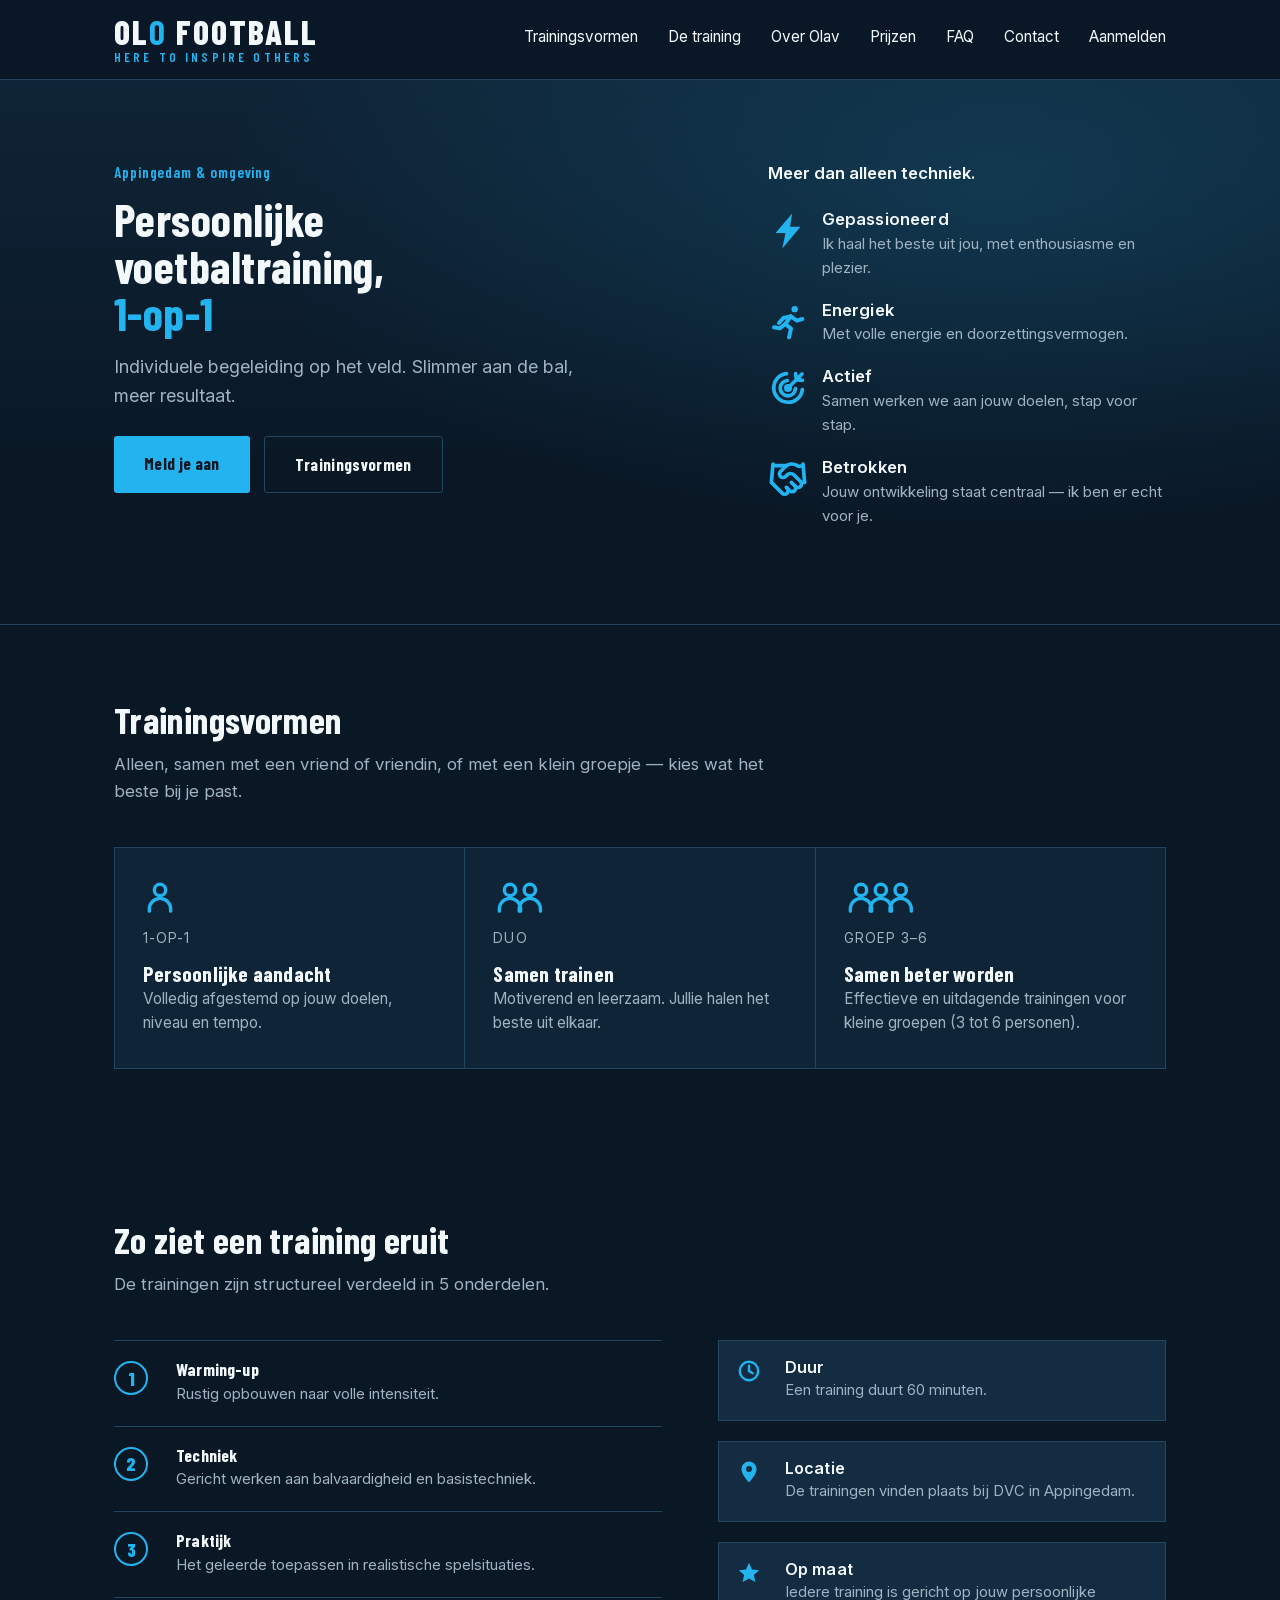
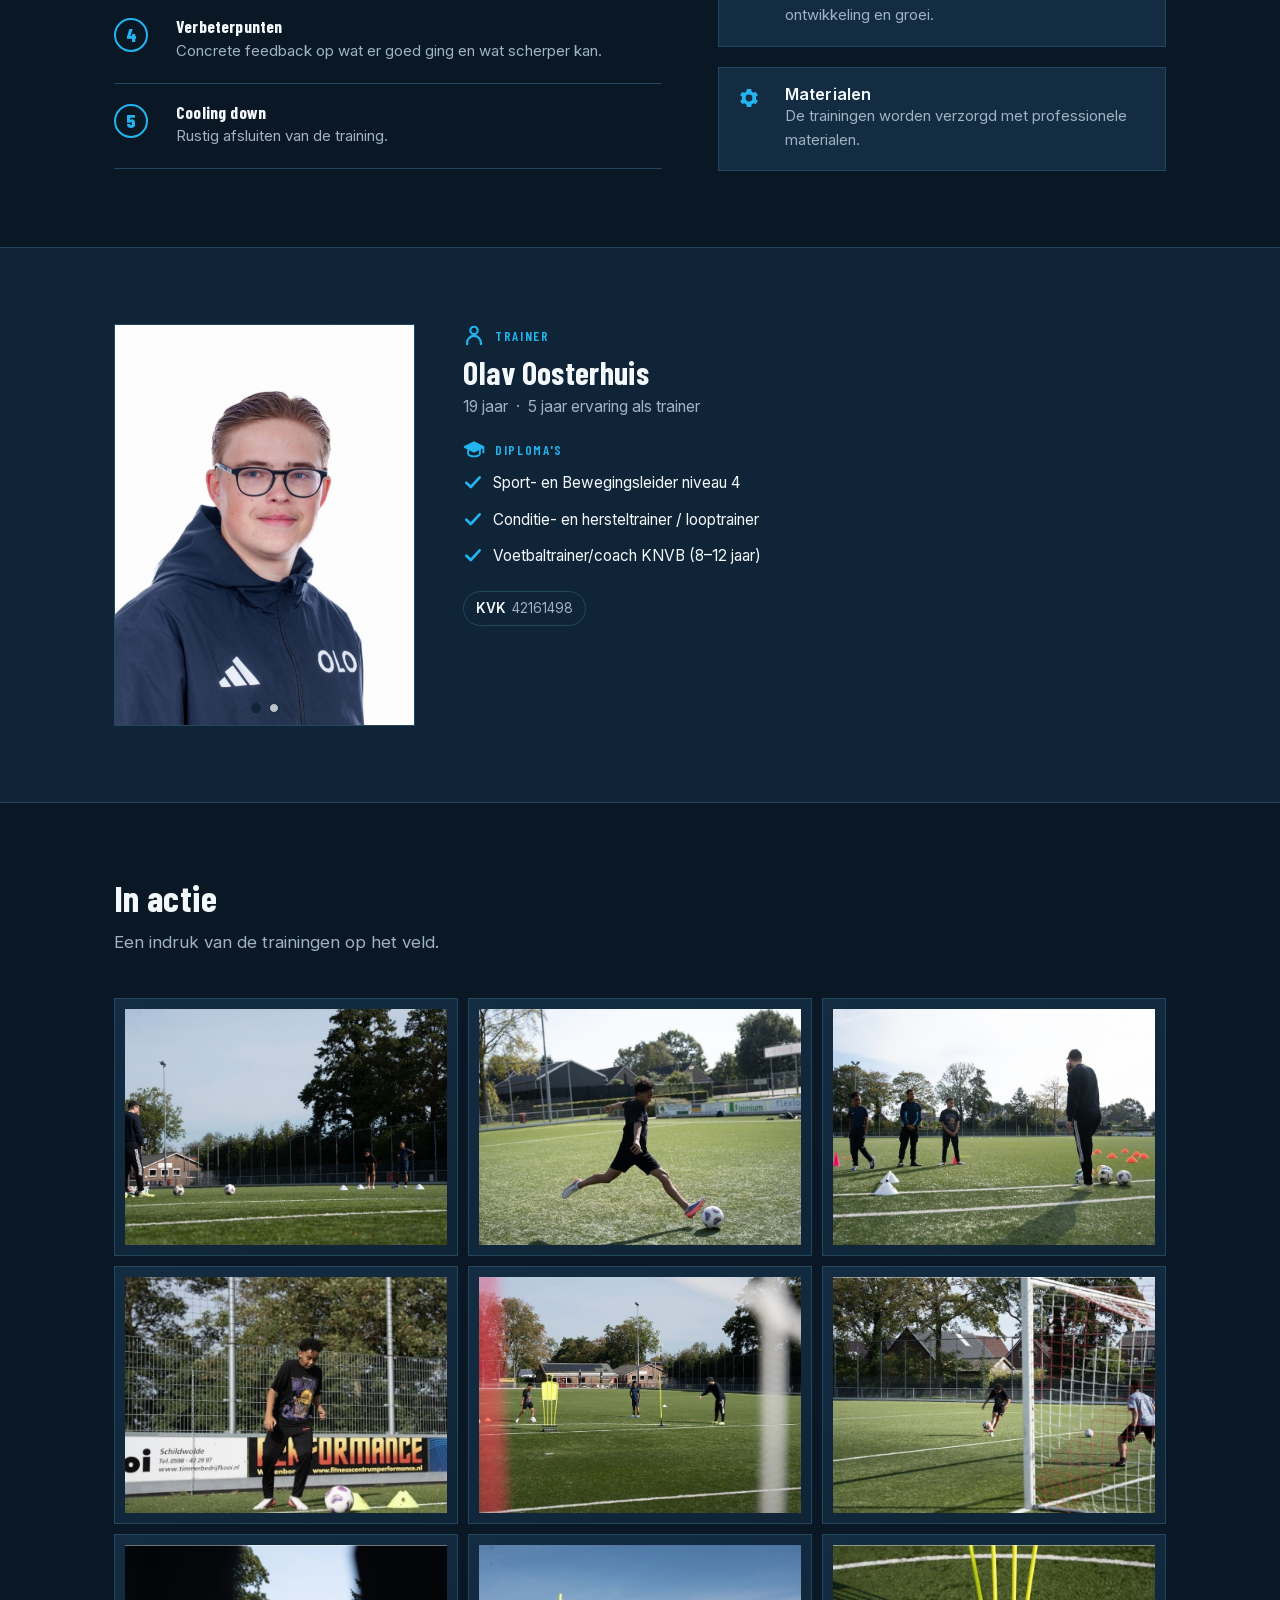
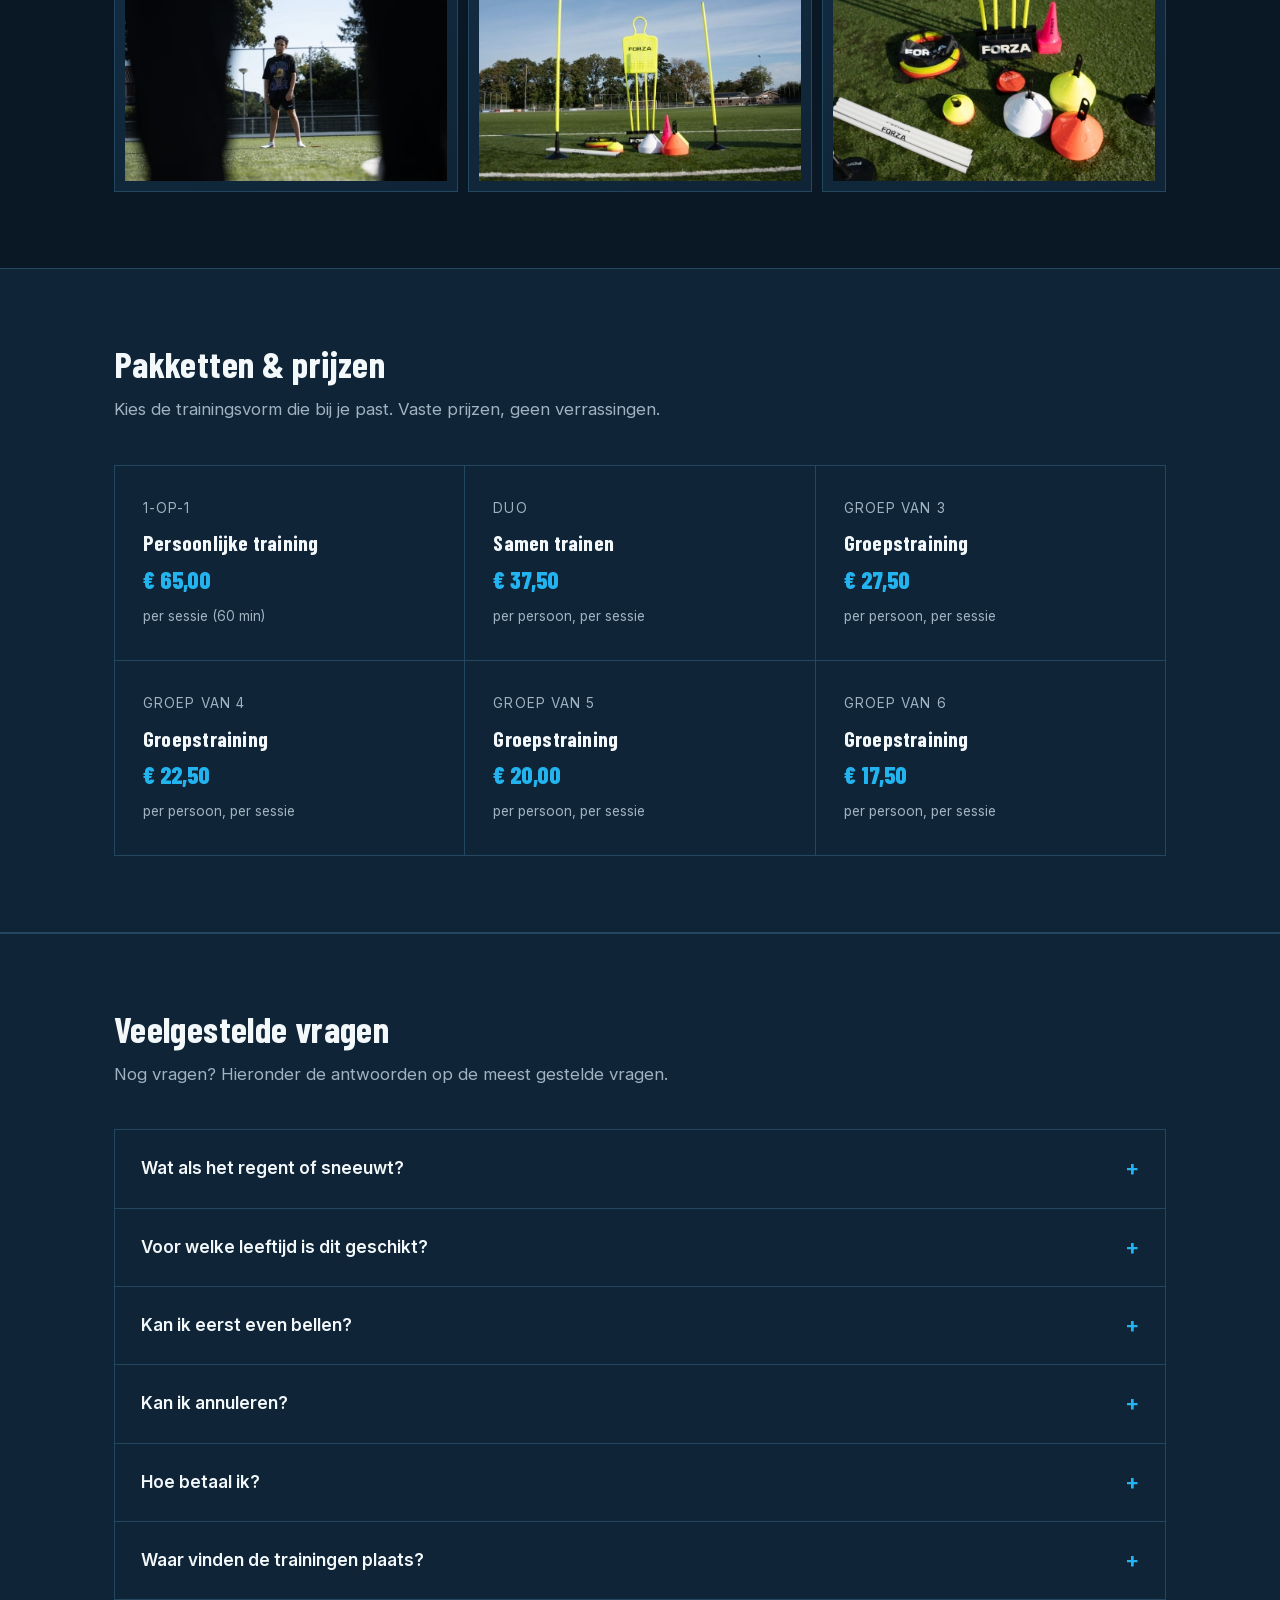
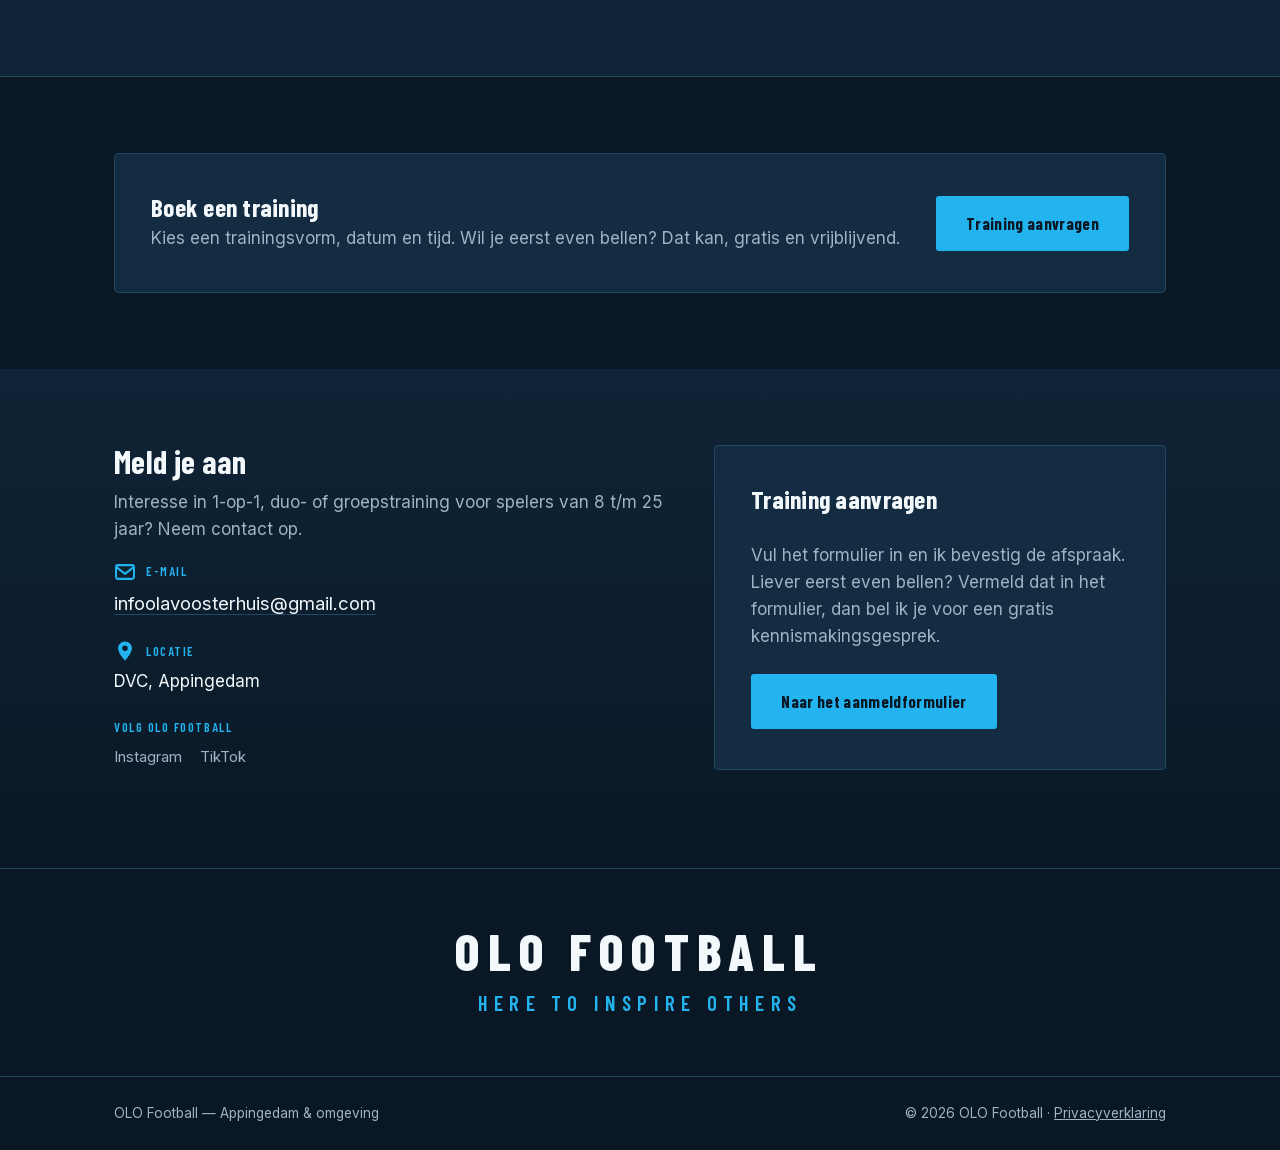
<file: index.html>
<!DOCTYPE html>
<html lang="nl">
<head>
<meta charset="UTF-8">
<meta name="viewport" content="width=device-width, initial-scale=1.0">
<title>OLO Football — Persoonlijke voetbaltraining Appingedam</title>
<link rel="canonical" href="https://olofootball.nl/">
<meta name="description" content="Persoonlijke voetbaltraining in Appingedam en omgeving: 1-op-1, duo of in een kleine groep, voor spelers van 8 tot en met 25 jaar. Here to inspire others.">
<meta property="og:type" content="website">
<meta property="og:locale" content="nl_NL">
<meta property="og:site_name" content="OLO Football">
<meta property="og:title" content="OLO Football — Persoonlijke voetbaltraining">
<meta property="og:description" content="Persoonlijke voetbaltraining in Appingedam en omgeving: 1-op-1, duo of in een kleine groep, voor spelers van 8 tot en met 25 jaar. Here to inspire others.">
<meta property="og:image" content="https://olofootball.nl/photos/og-image.jpg">
<meta property="og:image:alt" content="Olav geeft instructie aan twee spelers op het veld">
<meta name="twitter:card" content="summary_large_image">
<meta name="theme-color" content="#0A1826">
<link rel="stylesheet" href="fonts/fonts.css">
<link rel="icon" href="favicon.svg" type="image/svg+xml">
<script type="application/ld+json">
{"@context":"https://schema.org","@type":"SportsActivityLocation","name":"OLO Football","description":"Persoonlijke voetbaltraining (1-op-1, duo en groep) voor spelers van 8 tot en met 25 jaar.","slogan":"Here to inspire others","url":"https://olofootball.nl/","email":"infoolavoosterhuis@gmail.com","priceRange":"€17,50 - €65,00","areaServed":["Appingedam"],"sameAs":["https://www.instagram.com/olofootball","https://www.tiktok.com/@olofootball"]}
</script>
<style>
  :root{
    --navy:       #0A1826;
    --navy-2:     #0F2436;
    --panel:      #132C42;
    --line:       #22475F;
    --blue:       #23B4F0;
    --blue-dim:   #1690C4;
    --white:      #F3F8FB;
    --grey:       #9FB3C2;
    --max: 1100px;
  }
  *{box-sizing:border-box;}
  html{scroll-behavior:smooth;overflow-x:hidden;}
  body{overflow-x:hidden;}
  body{
    margin:0;
    background:var(--navy);
    color:var(--white);
    font-family:'Inter', system-ui, sans-serif;
    font-size:17px;
    line-height:1.6;
  }
  h1,h2,h3{
    font-family:'Barlow Condensed', system-ui, sans-serif;
    font-weight:700;
    line-height:1.02;
    letter-spacing:.01em;
    margin:0 0 .35em;
    color:var(--white);
  }
  p{margin:0 0 1em;color:var(--grey);}
  a{color:inherit;}
  img{max-width:100%;display:block;}
  .wrap{max-width:var(--max);margin:0 auto;padding:0 24px;}
  :focus-visible{outline:3px solid var(--blue);outline-offset:3px;}
  @media (prefers-reduced-motion: reduce){*{animation:none !important;transition:none !important;}}

  /* ---------- HEADER ---------- */
  header{position:sticky;top:0;z-index:20;background:rgba(10,24,38,.92);backdrop-filter:blur(6px);border-bottom:1px solid var(--line);}
  header .wrap{display:flex;align-items:center;justify-content:space-between;padding:16px 24px;}
  .brand{display:flex;flex-direction:column;line-height:.95;text-decoration:none;}
  .brand .olo{font-family:'Barlow Condensed';font-weight:800;font-size:2.1rem;color:var(--white);letter-spacing:.06em;}
  .brand .olo b{color:var(--blue);}
  .brand .sub{font-family:'Barlow Condensed';font-weight:600;font-size:.82rem;letter-spacing:.24em;color:var(--blue);margin-top:3px;}
  @media (max-width:420px){.brand .olo{font-size:1.8rem;}.brand .sub{font-size:.7rem;letter-spacing:.17em;}}
  nav{display:flex;gap:30px;}
  nav a{color:var(--white);text-decoration:none;font-size:.95rem;border-bottom:2px solid transparent;padding-bottom:4px;}
  nav a:hover{border-color:var(--blue);}
  header .head-cta{display:none;padding:9px 18px;font-size:1rem;}
  @media (max-width:700px){nav{display:none;}header .head-cta{display:inline-block;}}

  /* ---------- HERO ---------- */
  .hero{
    position:relative;overflow:hidden;
    background:
      radial-gradient(ellipse at 78% 20%, rgba(35,180,240,.16), transparent 55%),
      linear-gradient(180deg, var(--navy-2), var(--navy) 70%);
    padding:80px 0 96px;
    border-bottom:1px solid var(--line);
  }
  .hero .wrap{display:grid;grid-template-columns:1.2fr .8fr;gap:56px;align-items:start;}
  @media (max-width:820px){.hero .wrap{grid-template-columns:1fr;}}
  .eyebrow{color:var(--blue);font-weight:600;font-size:.95rem;font-family:'Barlow Condensed';letter-spacing:.06em;margin-bottom:10px;}
  .hero h1{font-size:clamp(2.1rem,4.6vw,2.9rem);max-width:14ch;}
  .hero h1 .accent{color:var(--blue);}
  .hero p.lead{max-width:44ch;font-size:1.12rem;margin-top:14px;}
  .hero-actions{display:flex;gap:14px;margin-top:26px;flex-wrap:wrap;}
  .btn{display:inline-block;font-family:'Barlow Condensed';font-weight:700;font-size:1.05rem;letter-spacing:.02em;padding:14px 30px;text-decoration:none;border-radius:3px;transition:transform .15s ease, background .15s ease;}
  .btn:hover{transform:translateY(-2px);}
  .btn-primary{background:var(--blue);color:var(--navy);}
  .btn-primary:hover{background:#3fc4fa;}
  .btn-ghost{background:transparent;color:var(--white);border:1.5px solid var(--line);}

  .traits{display:flex;flex-direction:column;gap:22px;padding-top:6px;}
  .trait{display:grid;grid-template-columns:40px 1fr;gap:14px;align-items:start;}
  .trait .ic{width:40px;height:40px;color:var(--blue);}
  .trait h3{font-size:1.05rem;font-family:'Inter';font-weight:600;color:var(--white);margin:0 0 .2em;text-transform:none;}
  .trait p{font-size:.94rem;margin:0;}
  .traits-head{font-size:1.05rem;color:var(--grey);margin-bottom:18px;}
  .traits-head b{color:var(--white);}

  /* ---------- SECTION SHARED ---------- */
  section{padding:76px 0;}
  .section-head{max-width:60ch;margin-bottom:42px;}
  .section-head h2{font-size:clamp(1.7rem,3.2vw,2.3rem);}
  .section-head p{font-size:1.05rem;margin:0;}

  /* ---------- TRAININGSVORMEN ---------- */
  .forms-grid{display:grid;grid-template-columns:repeat(3,1fr);gap:1px;background:var(--line);border:1px solid var(--line);}
  @media (max-width:760px){.forms-grid{grid-template-columns:1fr;}}
  .form-card{background:var(--navy-2);padding:32px 28px;}
  .form-card .count{font-family:'Barlow Condensed';font-weight:800;font-size:1.5rem;color:var(--blue);margin-bottom:10px;}
  .form-card h3{font-size:1.35rem;margin-bottom:.15em;}
  .form-card .tag{font-size:.85rem;color:var(--grey);text-transform:uppercase;letter-spacing:.08em;margin-bottom:12px;}
  .form-card p{font-size:.96rem;margin:0;}

  /* ---------- OVER DE TRAINING ---------- */
  .training-wrap{display:grid;grid-template-columns:1.1fr .9fr;gap:56px;}
  @media (max-width:820px){.training-wrap{grid-template-columns:1fr;}}
  .steps{counter-reset:step;border-top:1px solid var(--line);}
  .step{counter-increment:step;display:grid;grid-template-columns:44px 1fr;gap:18px;padding:20px 0;border-bottom:1px solid var(--line);}
  .step::before{content:counter(step);display:flex;align-items:center;justify-content:center;width:34px;height:34px;box-sizing:border-box;border:2.5px solid var(--blue);border-radius:50%;font-family:'Barlow Condensed';font-weight:800;font-size:1.2rem;color:var(--blue);line-height:1;}
  .step h3{font-size:1.1rem;margin-bottom:.15em;}
  .step p{margin:0;font-size:.94rem;}
  .facts{display:flex;flex-direction:column;gap:20px;}
  .fact{display:grid;grid-template-columns:34px 1fr;gap:14px;padding:18px;background:var(--panel);border:1px solid var(--line);}
  .fact .ic{width:24px;height:24px;color:var(--blue);}
  .fact h3{font-size:1rem;font-family:'Inter';font-weight:600;margin:0 0 .2em;color:var(--white);}
  .fact p{margin:0;font-size:.92rem;}

  /* ---------- TRAINER ---------- */
  .trainer{background:var(--navy-2);border-top:1px solid var(--line);border-bottom:1px solid var(--line);}
  .trainer .wrap{display:grid;grid-template-columns:.6fr 1.4fr;gap:48px;align-items:stretch;}
  .trainer-photo{position:relative;aspect-ratio:3/4;align-self:start;background:var(--panel);border:1px solid var(--line);overflow:hidden;}
  .trainer-photo img{position:absolute;inset:0;width:100%;height:100%;object-fit:cover;object-position:50% 50%;display:block;opacity:0;transition:opacity .9s ease;}
  .trainer-photo img.actief{opacity:1;}
  .trainer-dots{position:absolute;left:0;right:0;bottom:12px;display:flex;justify-content:center;gap:8px;z-index:2;}
  .trainer-dots button{width:10px;height:10px;padding:0;border-radius:50%;border:1px solid var(--navy-2);background:rgba(255,255,255,.7);cursor:pointer;}
  .trainer-dots button.actief{background:var(--navy-2);}
  @media (prefers-reduced-motion:reduce){.trainer-photo img{transition:none;}}
  @media (max-width:760px){.trainer .wrap{grid-template-columns:1fr;}.trainer-photo{aspect-ratio:3/4;max-width:340px;}.trainer-photo img{position:absolute;}}
  .trainer-name.lbl-ic{margin-bottom:10px;}
  .trainer-name{font-size:.85rem;text-transform:uppercase;letter-spacing:.12em;color:var(--blue);margin-bottom:6px;font-family:'Barlow Condensed';font-weight:600;}
  .trainer h2{font-size:2rem;margin-bottom:.15em;}
  .trainer .meta{color:var(--grey);font-size:.98rem;margin-bottom:20px;}
  .dipl{list-style:none;margin:0;padding:0;display:flex;flex-direction:column;gap:12px;}
  .dipl li{display:grid;grid-template-columns:20px 1fr;gap:10px;font-size:.96rem;color:var(--white);align-items:start;}
  .dipl li .ic{width:20px;height:20px;color:var(--blue);margin-top:1px;}
  .lbl-ic{display:flex;align-items:center;gap:10px;}
  .lbl-ic .ic{width:22px;height:22px;color:var(--blue);flex:none;}
  .form-card .persons{height:34px;width:auto;color:var(--blue);margin-bottom:14px;display:block;}

  /* ---------- FOTO'S ---------- */
  .gallery{display:grid;grid-template-columns:repeat(3,1fr);gap:10px;}
  @media (max-width:760px){.gallery{grid-template-columns:1fr;}}
  .shot{aspect-ratio:4/3;background:linear-gradient(160deg,var(--panel),var(--navy-2));border:1px solid var(--line);display:flex;align-items:center;justify-content:center;text-align:center;padding:10px;color:var(--grey);font-size:.85rem;overflow:hidden;}
  .shot img{width:100%;height:100%;object-fit:cover;display:block;}

  /* ---------- CONTACT ---------- */
  .contact{background:linear-gradient(180deg,var(--navy-2),var(--navy));}
  .contact .wrap{display:grid;grid-template-columns:1.1fr .9fr;gap:48px;}
  @media (max-width:760px){.contact .wrap{grid-template-columns:1fr;}}
  .contact h2{font-size:2rem;}
  .contact-block{margin-bottom:22px;}
  .contact-block .label{font-size:.8rem;text-transform:uppercase;letter-spacing:.12em;color:var(--blue);font-family:'Barlow Condensed';font-weight:600;margin-bottom:6px;}
  .contact-block a.value{color:var(--white);font-size:1.15rem;text-decoration:none;border-bottom:1px solid var(--line);}
  .contact-block a.value:hover{border-color:var(--blue);}
  .social{display:flex;gap:18px;margin-top:8px;}
  .social a{color:var(--grey);text-decoration:none;font-size:.92rem;border-bottom:1px solid transparent;}
  .social a:hover{color:var(--blue);border-color:var(--blue);}

  /* ---------- TRUST BADGES ---------- */
  .trust-row{display:flex;flex-wrap:wrap;gap:10px;margin-top:22px;}
  .trust-chip{display:inline-flex;align-items:center;gap:6px;font-size:.85rem;color:var(--grey);border:1px solid var(--line);border-radius:100px;padding:6px 12px;}
  .trust-chip b{color:var(--white);font-weight:600;}

  /* ---------- PAKKETTEN ---------- */
  .pricing-grid{display:grid;grid-template-columns:repeat(3,1fr);gap:1px;background:var(--line);border:1px solid var(--line);}
  @media (max-width:760px){.pricing-grid{grid-template-columns:1fr;}}
  .price-card{background:var(--navy-2);padding:32px 28px;}
  .price-card .tag{font-size:.85rem;color:var(--grey);text-transform:uppercase;letter-spacing:.08em;margin-bottom:12px;}
  .price-card h3{font-size:1.35rem;margin-bottom:.15em;}
  .price-card .price{font-family:'Barlow Condensed';font-weight:800;font-size:1.5rem;color:var(--blue);margin:.3em 0;}
  .price-card .unit{font-size:.85rem;color:var(--grey);}

  /* ---------- ERVARINGEN ---------- */
  .testi-grid{display:grid;grid-template-columns:repeat(2,1fr);gap:20px;}
  @media (max-width:700px){.testi-grid{grid-template-columns:1fr;}}
  .testi{background:var(--panel);border:1px solid var(--line);padding:26px;border-radius:3px;}
  .testi p{color:var(--white);font-style:italic;margin-bottom:14px;}
  .testi .who{font-size:.88rem;color:var(--grey);}

  /* ---------- SLOGAN ---------- */
  .slogan{background:var(--navy);border-top:1px solid var(--line);padding:56px 0;text-align:center;}
  .slogan .l1{font-family:'Barlow Condensed';font-weight:800;font-size:clamp(2rem,6vw,3.2rem);letter-spacing:.16em;color:var(--white);line-height:1;}
  .slogan .l2{font-family:'Barlow Condensed';font-weight:600;font-size:clamp(.95rem,2.6vw,1.3rem);letter-spacing:.3em;color:var(--blue);margin-top:10px;}

  /* ---------- FAQ ---------- */
  .faq-list{display:flex;flex-direction:column;gap:1px;background:var(--line);border:1px solid var(--line);}
  .faq-item{background:var(--navy-2);padding:22px 26px;}
  .faq-item summary{cursor:pointer;font-weight:600;color:var(--white);list-style:none;display:flex;justify-content:space-between;align-items:center;gap:16px;}
  .faq-item summary::-webkit-details-marker{display:none;}
  .faq-item summary::marker{content:"";}
  .faq-item summary::after{content:"+";font-size:1.3rem;color:var(--blue);}
  .faq-item[open] summary::after{content:"–";}
  .faq-item p{margin:12px 0 0;}

  /* ---------- CTA BANNER ---------- */
  .cta-banner{background:var(--panel);border:1px solid var(--line);border-radius:4px;padding:40px 36px;display:flex;align-items:center;justify-content:space-between;gap:24px;flex-wrap:wrap;}
  .cta-banner h2{margin-bottom:.2em;font-size:1.6rem;}
  .cta-banner p{margin:0;}

  footer{background:var(--navy);border-top:1px solid var(--line);padding:26px 0;font-size:.85rem;color:var(--grey);}
  footer .wrap{display:flex;justify-content:space-between;flex-wrap:wrap;gap:8px;}
</style>
</head>
<body>
<header>
  <div class="wrap">
    <a href="#top" class="brand">
      <span class="olo">OL<b>O</b> FOOTBALL</span>
      <span class="sub">HERE TO INSPIRE OTHERS</span>
    </a>
    <nav>
      <a href="#vormen">Trainingsvormen</a>
      <a href="#training">De training</a>
      <a href="#trainer">Over Olav</a>
      <a href="#pakketten">Prijzen</a>
      <a href="#faq">FAQ</a>
      <a href="#contact">Contact</a>
      <a href="aanmelden.html">Aanmelden</a>
    </nav>
    <a href="aanmelden.html" class="btn btn-primary head-cta">Aanmelden</a>
  </div>
</header>

<section class="hero" id="top">
  <div class="wrap">
    <div>
      <p class="eyebrow">Appingedam &amp; omgeving</p>
      <h1>Persoonlijke voetbaltraining, <span class="accent">1-op-1</span></h1>
      <p class="lead">Individuele begeleiding op het veld. Slimmer aan de bal, meer resultaat.</p>
      <div class="hero-actions">
        <a href="aanmelden.html" class="btn btn-primary">Meld je aan</a>
        <a href="#vormen" class="btn btn-ghost">Trainingsvormen</a>
      </div>
    </div>
    <div>
      <p class="traits-head"><b>Meer dan alleen techniek.</b></p>
      <div class="traits">
        <div class="trait">
          <svg class="ic" viewBox="0 0 24 24" fill="currentColor" aria-hidden="true"><path d="M14.5 1.5 4.5 13.2h6L8.6 22.5l10.9-13h-6.3z"/></svg>
          <div><h3>Gepassioneerd</h3><p>Ik haal het beste uit jou, met enthousiasme en plezier.</p></div>
        </div>
        <div class="trait">
          <svg class="ic" viewBox="0 0 24 24" fill="none" stroke="currentColor" stroke-width="2.4" stroke-linecap="round" stroke-linejoin="round" aria-hidden="true"><circle cx="16" cy="4.3" r="1.9" fill="currentColor" stroke="none"/><path d="M13.6 8.6 10.4 13.2 13.8 16 12.6 21.2"/><path d="M13.6 8.6 9.2 9.6 6.6 12.6"/><path d="M13.6 8.6 17.4 11.2 20.6 10.2"/><path d="M10.4 13.2 7 15.8 3.6 15.2"/></svg>
          <div><h3>Energiek</h3><p>Met volle energie en doorzettingsvermogen.</p></div>
        </div>
        <div class="trait">
          <svg class="ic" viewBox="0 0 24 24" fill="none" stroke="currentColor" stroke-width="2.2" stroke-linecap="round" stroke-linejoin="round" aria-hidden="true"><path d="M20.6 12.9A8.6 8.6 0 1 1 11.1 3.4"/><path d="M16.5 12.4A4.6 4.6 0 1 1 11.6 7.5"/><circle cx="12" cy="12" r="1.3" fill="currentColor"/><path d="M12 12 20.4 3.6M16.6 3.4l.4 3.6 3.6.4M17 7l3.4-3.4"/></svg>
          <div><h3>Actief</h3><p>Samen werken we aan jouw doelen, stap voor stap.</p></div>
        </div>
        <div class="trait">
          <!-- handshake: Lucide (ISC license) -->
          <svg class="ic" viewBox="0 0 24 24" fill="none" stroke="currentColor" stroke-width="2.2" stroke-linecap="round" stroke-linejoin="round" aria-hidden="true"><path d="m11 17 2 2a1 1 0 1 0 3-3"/><path d="m14 14 2.5 2.5a1 1 0 1 0 3-3l-3.88-3.88a3 3 0 0 0-4.24 0l-.88.88a1 1 0 1 1-3-3l2.81-2.81a5.79 5.79 0 0 1 7.06-.87l.47.28a2 2 0 0 0 1.42.25L21 4"/><path d="m21 3 1 11h-2"/><path d="M3 3 2 14l6.5 6.5a1 1 0 1 0 3-3"/><path d="M3 4h8"/></svg>
          <div><h3>Betrokken</h3><p>Jouw ontwikkeling staat centraal — ik ben er echt voor je.</p></div>
        </div>
      </div>
    </div>
  </div>
</section>

<section id="vormen">
  <div class="wrap">
    <div class="section-head">
      <h2>Trainingsvormen</h2>
      <p>Alleen, samen met een vriend of vriendin, of met een klein groepje — kies wat het beste bij je past.</p>
    </div>
    <div class="forms-grid">
      <div class="form-card">
        <svg class="persons" viewBox="0 0 24 24" fill="none" stroke="currentColor" stroke-width="2.4" stroke-linecap="round" aria-hidden="true"><circle cx="12" cy="7" r="4"/><path d="M4.5 22v-1.5a7.5 7.5 0 0 1 15 0V22"/></svg>
        <div class="tag">1-op-1</div>
        <h3>Persoonlijke aandacht</h3>
        <p>Volledig afgestemd op jouw doelen, niveau en tempo.</p>
      </div>
      <div class="form-card">
        <svg class="persons" viewBox="0 0 38 24" fill="none" stroke="currentColor" stroke-width="2.4" stroke-linecap="round" aria-hidden="true"><circle cx="12" cy="7" r="4"/><path d="M4.5 22v-1.5a7.5 7.5 0 0 1 15 0V22"/><circle cx="26" cy="7" r="4"/><path d="M18.5 22v-1.5a7.5 7.5 0 0 1 15 0V22"/></svg>
        <div class="tag">Duo</div>
        <h3>Samen trainen</h3>
        <p>Motiverend en leerzaam. Jullie halen het beste uit elkaar.</p>
      </div>
      <div class="form-card">
        <svg class="persons" viewBox="0 0 52 24" fill="none" stroke="currentColor" stroke-width="2.4" stroke-linecap="round" aria-hidden="true"><circle cx="12" cy="7" r="4"/><path d="M4.5 22v-1.5a7.5 7.5 0 0 1 15 0V22"/><circle cx="26" cy="7" r="4"/><path d="M18.5 22v-1.5a7.5 7.5 0 0 1 15 0V22"/><circle cx="40" cy="7" r="4"/><path d="M32.5 22v-1.5a7.5 7.5 0 0 1 15 0V22"/></svg>
        <div class="tag">Groep 3–6</div>
        <h3>Samen beter worden</h3>
        <p>Effectieve en uitdagende trainingen voor kleine groepen (3 tot 6 personen).</p>
      </div>
    </div>
  </div>
</section>

<section id="training">
  <div class="wrap">
    <div class="section-head">
      <h2>Zo ziet een training eruit</h2>
      <p>De trainingen zijn structureel verdeeld in 5 onderdelen.</p>
    </div>
    <div class="training-wrap">
      <div class="steps">
        <div class="step"><div><h3>Warming-up</h3><p>Rustig opbouwen naar volle intensiteit.</p></div></div>
        <div class="step"><div><h3>Techniek</h3><p>Gericht werken aan balvaardigheid en basistechniek.</p></div></div>
        <div class="step"><div><h3>Praktijk</h3><p>Het geleerde toepassen in realistische spelsituaties.</p></div></div>
        <div class="step"><div><h3>Verbeterpunten</h3><p>Concrete feedback op wat er goed ging en wat scherper kan.</p></div></div>
        <div class="step"><div><h3>Cooling down</h3><p>Rustig afsluiten van de training.</p></div></div>
      </div>
      <div class="facts">
        <div class="fact">
          <svg class="ic" viewBox="0 0 24 24" fill="none" stroke="currentColor" stroke-width="2.4" stroke-linecap="round" aria-hidden="true"><circle cx="12" cy="12" r="9.2"/><path d="M12 6.6V12l3.6 2.2"/></svg>
          <div><h3>Duur</h3><p>Een training duurt 60 minuten.</p></div>
        </div>
        <div class="fact">
          <svg class="ic" viewBox="0 0 24 24" fill="currentColor" fill-rule="evenodd" aria-hidden="true"><path d="M12 1.5a7.6 7.6 0 0 0-7.6 7.6c0 5.6 7.6 13.4 7.6 13.4s7.6-7.8 7.6-13.4A7.6 7.6 0 0 0 12 1.5zm0 10.6a3 3 0 1 1 0-6 3 3 0 0 1 0 6z"/></svg>
          <div><h3>Locatie</h3><p>De trainingen vinden plaats bij DVC in Appingedam.</p></div>
        </div>
        <div class="fact">
          <svg class="ic" viewBox="0 0 24 24" fill="currentColor" aria-hidden="true"><path d="m12 1.8 3 6.7 7.2.7-5.4 4.8 1.6 7.1L12 17.4l-6.4 3.7 1.6-7.1L1.8 9.2 9 8.5z"/></svg>
          <div><h3>Op maat</h3><p>Iedere training is gericht op jouw persoonlijke ontwikkeling en groei.</p></div>
        </div>
        <div class="fact">
          <svg class="ic" viewBox="0 0 24 24" fill="currentColor" fill-rule="evenodd" aria-hidden="true"><path d="M19 12a7 7 0 0 0-.1-1.2l2-1.5-2-3.4-2.3.9a7 7 0 0 0-2-1.2L14.2 3H9.8l-.4 2.6a7 7 0 0 0-2 1.2l-2.3-.9-2 3.4 2 1.5A7 7 0 0 0 5 12c0 .4 0 .8.1 1.2l-2 1.5 2 3.4 2.3-.9c.6.5 1.3.9 2 1.2l.4 2.6h4.4l.4-2.6c.7-.3 1.4-.7 2-1.2l2.3.9 2-3.4-2-1.5c.1-.4.1-.8.1-1.2zM12 15.4a3.4 3.4 0 1 1 0-6.8 3.4 3.4 0 0 1 0 6.8z"/></svg>
          <div><h3>Materialen</h3><p>De trainingen worden verzorgd met professionele materialen.</p></div>
        </div>
      </div>
    </div>
  </div>
</section>

<section class="trainer" id="trainer">
  <div class="wrap">
    <div class="trainer-photo" id="trainer-foto">
      <img class="actief" src="photos/olav-voor.jpg" alt="Portret van Olav Oosterhuis in OLO-jas" width="900" height="1200" loading="lazy">
      <img src="photos/olav-achter.jpg" alt="Olav van achteren, met op de jas OLO Football – Here to inspire others" width="900" height="1200" loading="lazy">
      <div class="trainer-dots"><button type="button" class="actief" aria-label="Foto voorkant"></button><button type="button" aria-label="Foto achterkant"></button></div>
    </div>
    <div>
      <p class="trainer-name lbl-ic"><svg class="ic" viewBox="0 0 24 24" fill="none" stroke="currentColor" stroke-width="2.4" stroke-linecap="round" aria-hidden="true"><circle cx="12" cy="7" r="4"/><path d="M4.5 22v-1.5a7.5 7.5 0 0 1 15 0V22"/></svg>Trainer</p>
      <h2>Olav Oosterhuis</h2>
      <p class="meta"><span id="olav-leeftijd">19</span> jaar &nbsp;·&nbsp; <span id="olav-ervaring">5</span> jaar ervaring als trainer</p>
      <p class="trainer-name lbl-ic"><svg class="ic" viewBox="0 0 24 24" fill="none" stroke="currentColor" stroke-width="2" stroke-linejoin="round" stroke-linecap="round" aria-hidden="true"><path d="M12 3.5 1.8 8.6 12 13.7l10.2-5.1z" fill="currentColor"/><path d="M5.6 11.6v4.4c0 1.6 2.9 3 6.4 3s6.4-1.4 6.4-3v-4.4"/><path d="M22.2 8.6v6.2"/></svg>Diploma's</p>
      <ul class="dipl">
        <li><svg class="ic" viewBox="0 0 24 24" fill="none" stroke="currentColor" stroke-width="3.2" stroke-linecap="round" stroke-linejoin="round" aria-hidden="true"><path d="M4 12.8 9.4 18 20 6.4"/></svg>Sport- en Bewegingsleider niveau 4</li>
        <li><svg class="ic" viewBox="0 0 24 24" fill="none" stroke="currentColor" stroke-width="3.2" stroke-linecap="round" stroke-linejoin="round" aria-hidden="true"><path d="M4 12.8 9.4 18 20 6.4"/></svg>Conditie- en hersteltrainer / looptrainer</li>
        <li><svg class="ic" viewBox="0 0 24 24" fill="none" stroke="currentColor" stroke-width="3.2" stroke-linecap="round" stroke-linejoin="round" aria-hidden="true"><path d="M4 12.8 9.4 18 20 6.4"/></svg>Voetbaltrainer/coach KNVB (8–12 jaar)</li>
      </ul>
      <div class="trust-row">
        <span class="trust-chip"><b>KVK</b> 42161498</span>
      </div>
    </div>
  </div>
</section>

<section id="fotos">
  <div class="wrap">
    <div class="section-head">
      <h2>In actie</h2>
      <p>Een indruk van de trainingen op het veld.</p>
    </div>
    <div class="gallery">
      <div class="shot"><img src="photos/olav-coacht-veld.jpg" alt="Olav geeft instructie aan twee spelers op het veld" loading="lazy"></div>
      <div class="shot"><img src="photos/schot.jpg" alt="Speler haalt uit voor een schot" loading="lazy"></div>
      <div class="shot"><img src="photos/olav-uitleg-groep.jpg" alt="Olav legt een oefening uit aan een groepje spelers" loading="lazy"></div>
      <div class="shot"><img src="photos/dribbel.jpg" alt="Speler dribbelt met de bal langs pionnen" loading="lazy"></div>
      <div class="shot"><img src="photos/training-doel-zicht.jpg" alt="Training met pionnen en een stormram, gezien door het doel" loading="lazy"></div>
      <div class="shot"><img src="photos/schot-op-doel.jpg" alt="Speler schiet op doel met een keeper in het doel" loading="lazy"></div>
      <div class="shot"><img src="photos/focus.jpg" alt="Speler wacht geconcentreerd op zijn beurt" loading="lazy"></div>
      <div class="shot"><img src="photos/materiaal-veld.jpg" alt="Trainingsmateriaal op het veld: pionnen, stokken en een stormram" loading="lazy"></div>
      <div class="shot"><img src="photos/materiaal-close.jpg" alt="Pionnen, stokken en ander trainingsmateriaal van dichtbij" loading="lazy"></div>
    </div>
  </div>
</section>

<section id="pakketten" style="background:var(--navy-2);border-top:1px solid var(--line);border-bottom:1px solid var(--line);">
  <div class="wrap">
    <div class="section-head">
      <h2>Pakketten &amp; prijzen</h2>
      <p>Kies de trainingsvorm die bij je past. Vaste prijzen, geen verrassingen.</p>
    </div>
    <div class="pricing-grid">
      <div class="price-card">
        <div class="tag">1-op-1</div>
        <h3>Persoonlijke training</h3>
        <div class="price">€ 65,00</div>
        <div class="unit">per sessie (60 min)</div>
      </div>
      <div class="price-card">
        <div class="tag">Duo</div>
        <h3>Samen trainen</h3>
        <div class="price">€ 37,50</div>
        <div class="unit">per persoon, per sessie</div>
      </div>
      <div class="price-card">
        <div class="tag">Groep van 3</div>
        <h3>Groepstraining</h3>
        <div class="price">€ 27,50</div>
        <div class="unit">per persoon, per sessie</div>
      </div>
      <div class="price-card">
        <div class="tag">Groep van 4</div>
        <h3>Groepstraining</h3>
        <div class="price">€ 22,50</div>
        <div class="unit">per persoon, per sessie</div>
      </div>
      <div class="price-card">
        <div class="tag">Groep van 5</div>
        <h3>Groepstraining</h3>
        <div class="price">€ 20,00</div>
        <div class="unit">per persoon, per sessie</div>
      </div>
      <div class="price-card">
        <div class="tag">Groep van 6</div>
        <h3>Groepstraining</h3>
        <div class="price">€ 17,50</div>
        <div class="unit">per persoon, per sessie</div>
      </div>
    </div>
  </div>
</section>

<!-- ERVARINGEN: tijdelijk verborgen tot er echte ervaringen zijn.
     Haal deze comment-tekens weg en vul de quotes in; voeg eventueel <a href="#ervaringen">Ervaringen</a> toe aan het menu.
<section id="ervaringen">
  <div class="wrap">
    <div class="section-head">
      <h2>Ervaringen</h2>
      <p>Wat spelers en ouders zeggen.</p>
    </div>
    <div class="testi-grid">
      <div class="testi">
        <p>"Quote hier"</p>
        <div class="who">— Naam, ouder van speler</div>
      </div>
      <div class="testi">
        <p>"Quote hier"</p>
        <div class="who">— Naam, speler</div>
      </div>
    </div>
  </div>
</section>
-->

<section id="faq" style="background:var(--navy-2);border-top:1px solid var(--line);border-bottom:1px solid var(--line);">
  <div class="wrap">
    <div class="section-head">
      <h2>Veelgestelde vragen</h2>
      <p>Nog vragen? Hieronder de antwoorden op de meest gestelde vragen.</p>
    </div>
    <div class="faq-list">
      <details class="faq-item">
        <summary>Wat als het regent of sneeuwt?</summary>
        <p>De training gaat gewoon door bij slecht weer. Alleen bij extreem weer, zoals zware storm of onweer, kijken we samen wat verstandig is.</p>
      </details>
      <details class="faq-item">
        <summary>Voor welke leeftijd is dit geschikt?</summary>
        <p>Voor spelers en speelsters van 8 tot en met 25 jaar, jongens en meisjes, op elk niveau: van beginner tot ver gevorderd.</p>
      </details>
      <details class="faq-item">
        <summary>Kan ik eerst even bellen?</summary>
        <p>Ja. Wil je eerst kennismaken, dan bel ik je graag voor een gratis en vrijblijvend telefonisch gesprek. Vink dat aan in het aanmeldformulier, of stuur een mail. De trainingen zelf kosten wel geld.</p>
      </details>
      <details class="faq-item">
        <summary>Kan ik annuleren?</summary>
        <p>Annuleren kan tot 24 uur van tevoren, met geld-terug-garantie. Daarna kan er niet meer geannuleerd worden.</p>
      </details>
      <details class="faq-item">
        <summary>Hoe betaal ik?</summary>
        <p>Je betaalt via Tikkie.</p>
      </details>
      <details class="faq-item">
        <summary>Waar vinden de trainingen plaats?</summary>
        <p>Ik train bij DVC in Appingedam.</p>
      </details>
    </div>
  </div>
</section>

<section id="kennismaking">
  <div class="wrap">
    <div class="cta-banner">
      <div>
        <h2>Boek een training</h2>
        <p style="margin:0;">Kies een trainingsvorm, datum en tijd. Wil je eerst even bellen? Dat kan, gratis en vrijblijvend.</p>
      </div>
      <a href="aanmelden.html" class="btn btn-primary">Training aanvragen</a>
    </div>
  </div>
</section>

<section class="contact" id="contact">
  <div class="wrap">
    <div>
      <h2>Meld je aan</h2>
      <p>Interesse in 1-op-1, duo- of groepstraining voor spelers van 8 t/m 25 jaar? Neem contact op.</p>
      <div class="contact-block">
        <div class="label lbl-ic"><svg class="ic" viewBox="0 0 24 24" fill="none" stroke="currentColor" stroke-width="2.2" stroke-linejoin="round" stroke-linecap="round" aria-hidden="true"><rect x="2.2" y="4.5" width="19.6" height="15" rx="2.2"/><path d="m3 7 9 7 9-7"/></svg>E-mail</div>
        <a class="value" href="mailto:infoolavoosterhuis@gmail.com">infoolavoosterhuis@gmail.com</a>
      </div>
      <div class="contact-block">
        <div class="label lbl-ic"><svg class="ic" viewBox="0 0 24 24" fill="currentColor" fill-rule="evenodd" aria-hidden="true"><path d="M12 1.5a7.6 7.6 0 0 0-7.6 7.6c0 5.6 7.6 13.4 7.6 13.4s7.6-7.8 7.6-13.4A7.6 7.6 0 0 0 12 1.5zm0 10.6a3 3 0 1 1 0-6 3 3 0 0 1 0 6z"/></svg>Locatie</div>
        <span class="value" style="border:none;">DVC, Appingedam</span>
      </div>
      <div class="contact-block">
        <div class="label">Volg OLO Football</div>
        <div class="social">
          <a href="https://www.instagram.com/olofootball" target="_blank" rel="noopener">Instagram</a>
          <a href="https://www.tiktok.com/@olofootball" target="_blank" rel="noopener">TikTok</a>
        </div>
      </div>
    </div>
    <div>
      <div class="cta-banner" style="flex-direction:column;align-items:flex-start;">
        <h2>Training aanvragen</h2>
        <p>Vul het formulier in en ik bevestig de afspraak. Liever eerst even bellen? Vermeld dat in het formulier, dan bel ik je voor een gratis kennismakingsgesprek.</p>
        <a href="aanmelden.html" class="btn btn-primary">Naar het aanmeldformulier</a>
      </div>
    </div>
  </div>
</section>

<section class="slogan" aria-label="Slogan">
  <div class="wrap">
    <div class="l1">OLO FOOTBALL</div>
    <div class="l2">HERE TO INSPIRE OTHERS</div>
  </div>
</section>

<footer>
  <div class="wrap">
    <span>OLO Football — Appingedam &amp; omgeving</span>
    <span>© 2026 OLO Football · <a href="privacy.html">Privacyverklaring</a></span>
  </div>
</footer>

<script>
/* Leeftijd en ervaring van Olav lopen vanzelf mee. Geboren 8 dec 2006; trainer sinds 1 jan 2021. */
(function(){
  function jaren(j,m,d){var n=new Date(),y=n.getFullYear()-j;if(n.getMonth()<m||(n.getMonth()===m&&n.getDate()<d))y--;return y;}
  var a=document.getElementById('olav-leeftijd'),e=document.getElementById('olav-ervaring');
  if(a)a.textContent=jaren(2006,11,8);
  if(e)e.textContent=jaren(2021,0,1);
})();
/* Profielfoto's wisselen elke 5 seconden; stopt bij hover en bij 'minder beweging'. */
(function(){
  var box=document.getElementById('trainer-foto');if(!box)return;
  var imgs=box.querySelectorAll('img'),dots=box.querySelectorAll('.trainer-dots button'),i=0,t;
  function toon(n){i=n;imgs.forEach(function(im,k){im.classList.toggle('actief',k===i);});dots.forEach(function(d,k){d.classList.toggle('actief',k===i);});}
  function start(){stop();if(window.matchMedia('(prefers-reduced-motion:reduce)').matches)return;t=setInterval(function(){toon((i+1)%imgs.length);},5000);}
  function stop(){clearInterval(t);}
  dots.forEach(function(d,k){d.addEventListener('click',function(){toon(k);start();});});
  box.addEventListener('mouseenter',stop);box.addEventListener('mouseleave',start);
  start();
})();
</script>
</body>
</html>
</file>
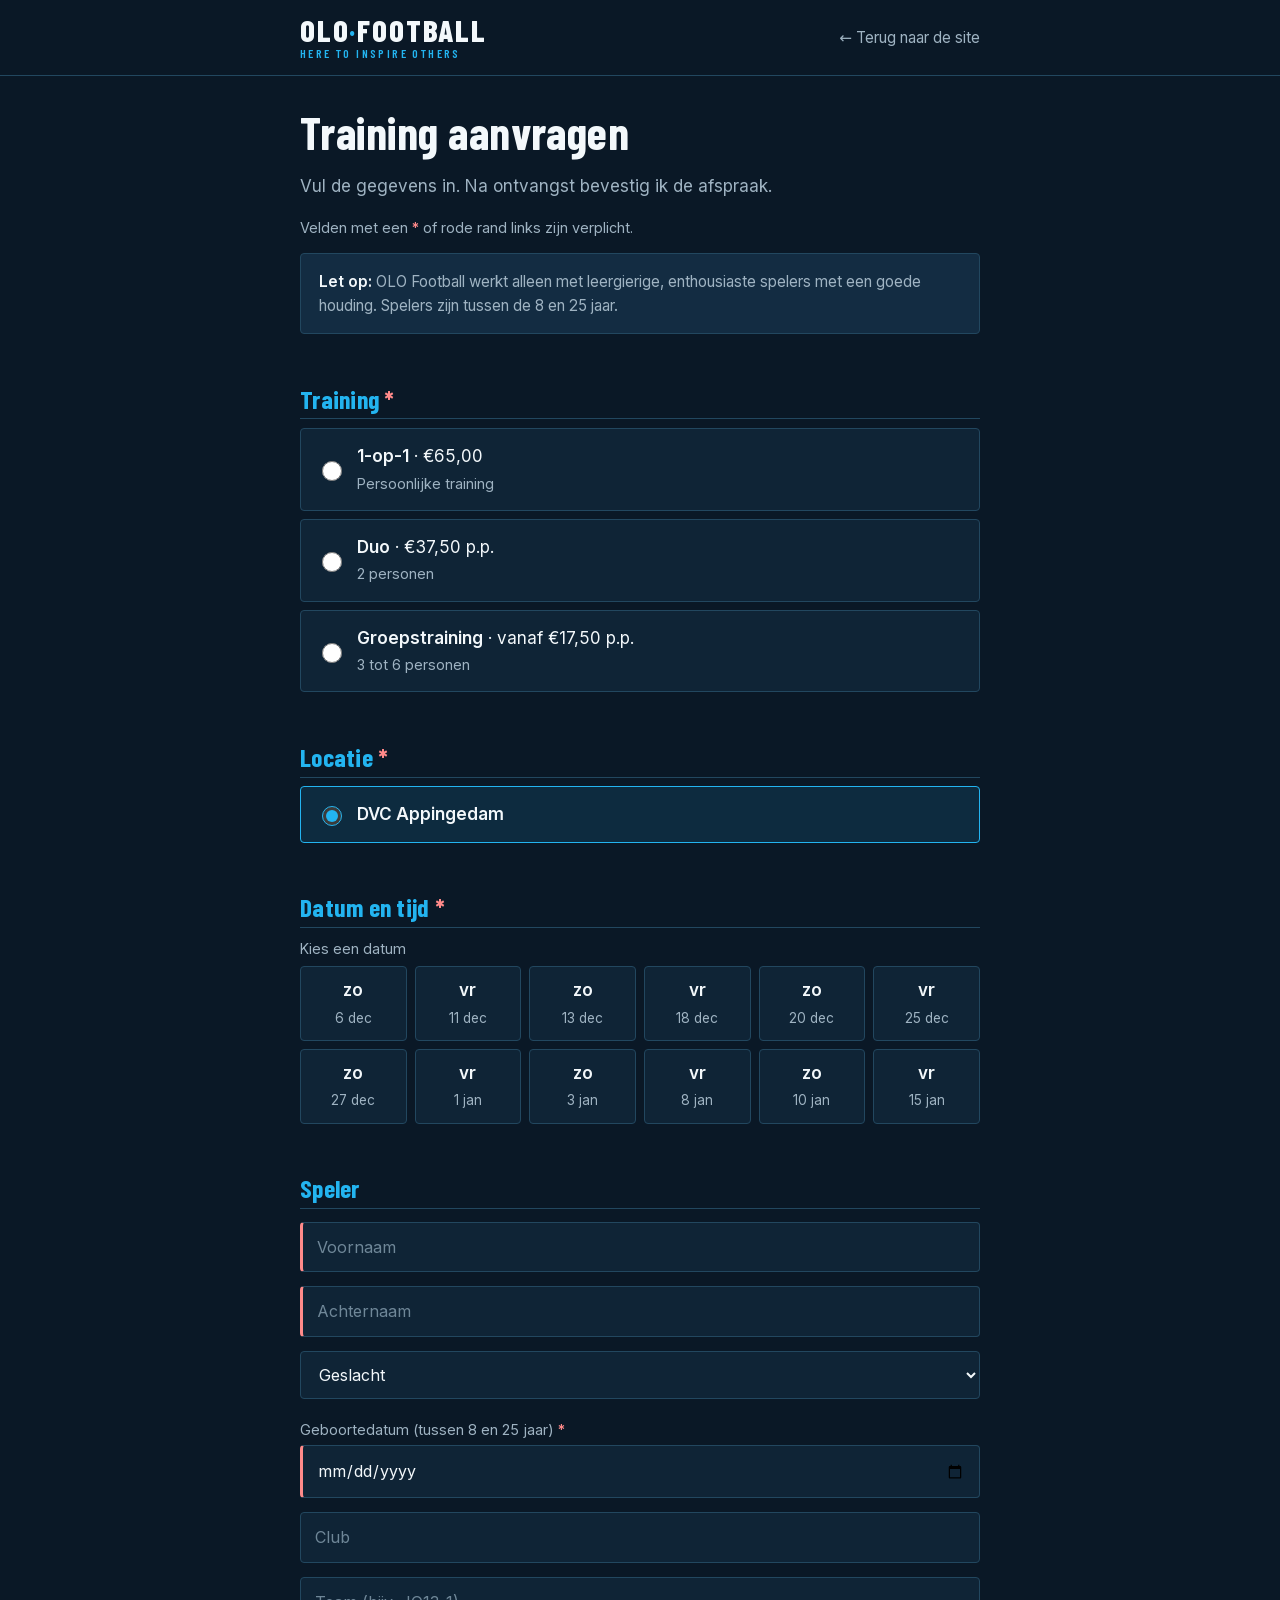
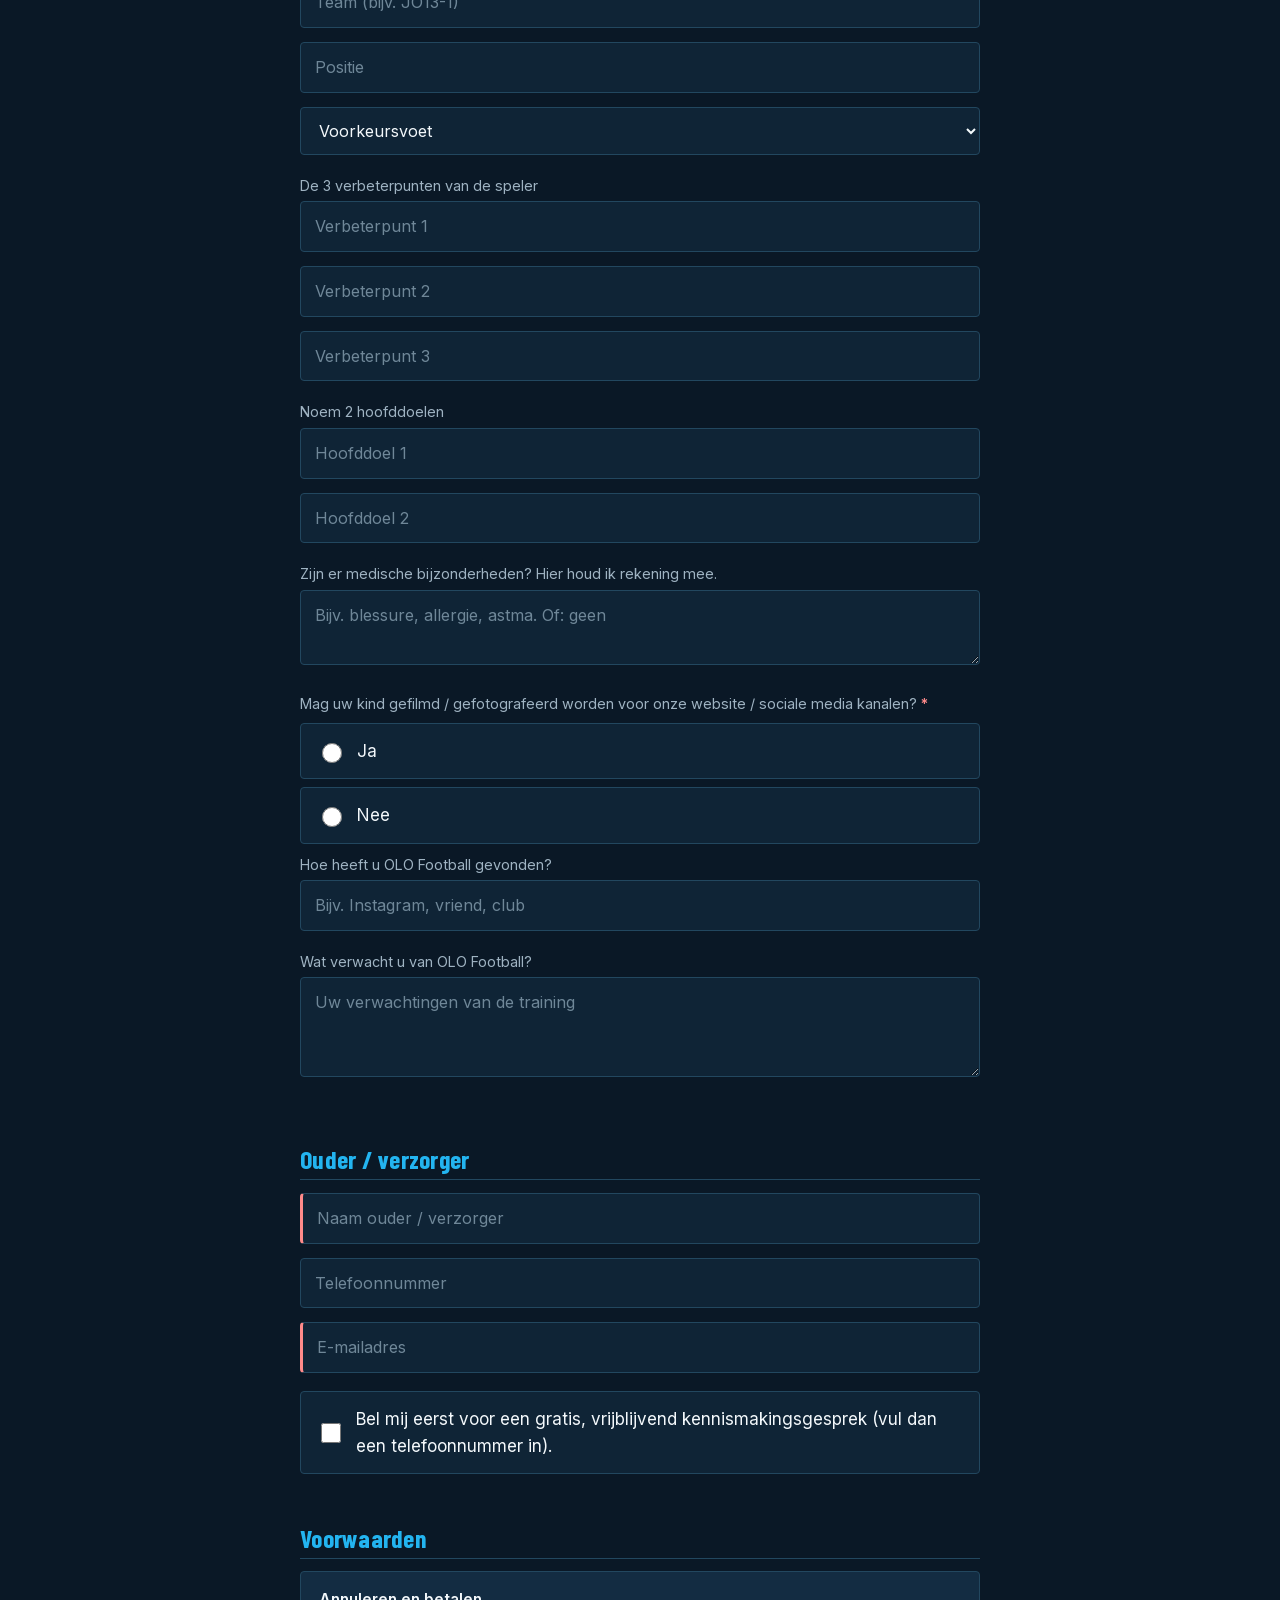
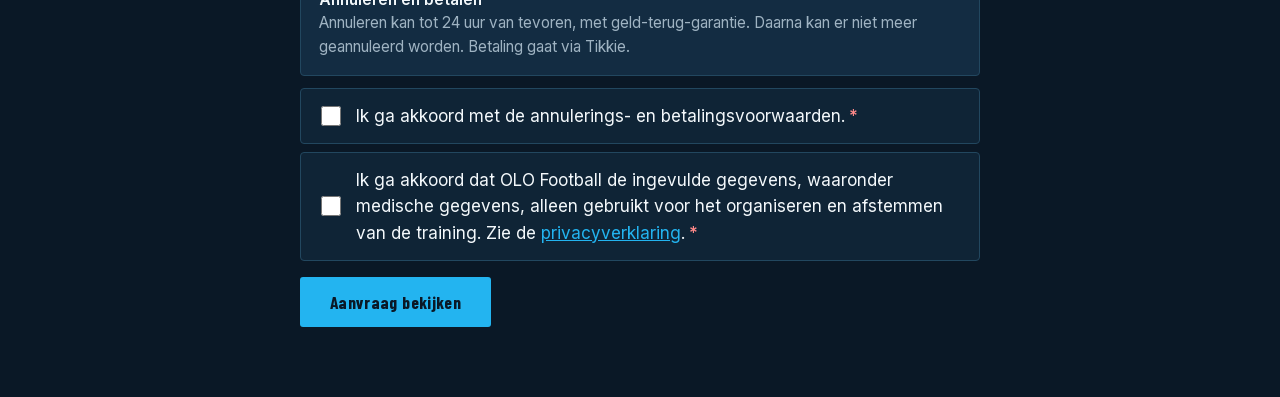
<file: aanmelden.html>
<!DOCTYPE html>
<html lang="nl">
<head>
<meta charset="UTF-8">
<meta name="viewport" content="width=device-width, initial-scale=1.0">
<title>Training aanvragen — OLO Football</title>
<link rel="canonical" href="https://olofootball.nl/aanmelden.html">
<meta name="robots" content="noindex">
<link rel="stylesheet" href="fonts/fonts.css">
<link rel="icon" href="favicon.svg" type="image/svg+xml">
<style>
  :root{
    --navy:#0A1826; --navy-2:#0F2436; --panel:#132C42; --line:#22475F;
    --blue:#23B4F0; --blue-dim:#1690C4; --white:#F3F8FB; --grey:#9FB3C2; --err:#FF8A8A;
  }
  *{box-sizing:border-box;}
  html{scroll-behavior:smooth;overflow-x:hidden;}
  body{margin:0;background:var(--navy);color:var(--white);font-family:'Inter',system-ui,sans-serif;font-size:17px;line-height:1.55;overflow-x:hidden;}
  h1,h2,h3{font-family:'Barlow Condensed',system-ui,sans-serif;font-weight:700;line-height:1.05;letter-spacing:.01em;margin:0 0 .35em;color:var(--white);}
  h1{font-size:clamp(2.1rem,6vw,2.9rem);}
  h2{font-size:1.6rem;color:var(--blue);border-bottom:1px solid var(--line);padding-bottom:6px;margin-top:2em;}
  h3{font-size:1.3rem;margin-top:1.2em;}
  p{margin:0 0 1em;color:var(--grey);}
  a{color:inherit;}
  :focus-visible{outline:3px solid var(--blue);outline-offset:3px;}
  header{background:rgba(10,24,38,.92);border-bottom:1px solid var(--line);}
  header .wrap{display:flex;align-items:center;justify-content:space-between;padding:16px 20px;max-width:720px;margin:0 auto;}
  .brand{display:flex;flex-direction:column;line-height:.95;text-decoration:none;}
  .brand .olo{font-family:'Barlow Condensed';font-weight:800;font-size:1.9rem;letter-spacing:.06em;}
  .brand .olo b{color:var(--blue);}
  .brand .sub{font-family:'Barlow Condensed';font-weight:600;font-size:.75rem;letter-spacing:.2em;color:var(--blue);margin-top:3px;}
  .back{color:var(--grey);text-decoration:none;font-size:.95rem;}
  .back:hover{color:var(--blue);}
  main{max-width:720px;margin:0 auto;padding:32px 20px 64px;}
  .card{background:var(--panel);border:1px solid var(--line);border-radius:4px;padding:16px 18px;margin:12px 0;color:var(--grey);font-size:.95rem;}
  .card b{color:var(--white);}
  .opt{display:flex;gap:12px;align-items:center;padding:14px 16px;border:1px solid var(--line);border-radius:4px;margin:8px 0;cursor:pointer;background:var(--navy-2);}
  .opt:has(input:checked){border-color:var(--blue);background:rgba(35,180,240,.12);}
  .opt .mu{color:var(--grey);font-size:.9rem;}
  .opt b{color:var(--white);}
  input[type=radio],input[type=checkbox]{accent-color:var(--blue);width:20px;height:20px;flex:none;}
  input[type=text],input[type=tel],input[type=email],input[type=date],textarea,select{width:100%;padding:12px 14px;border:1px solid var(--line);border-radius:4px;background:var(--navy-2);color:var(--white);font:inherit;font-size:16px;margin:4px 0 10px;}
  input::placeholder,textarea::placeholder{color:#6F8798;}
  select option{background:var(--navy-2);}
  .fl{display:block;font-size:.9rem;color:var(--grey);margin-top:10px;}
  .grid{display:grid;grid-template-columns:repeat(auto-fill,minmax(92px,1fr));gap:8px;margin:6px 0 10px;}
  .chip{display:block;text-align:center;padding:10px 4px;border:1px solid var(--line);border-radius:4px;cursor:pointer;background:var(--navy-2);}
  .chip b{display:block;color:var(--white);}
  .chip span{font-size:.85rem;color:var(--grey);}
  .hid{position:absolute;opacity:0;pointer-events:none;}
  .hid:checked + .chip{border-color:var(--blue);background:rgba(35,180,240,.15);}
  .hid:focus-visible + .chip{outline:3px solid var(--blue);outline-offset:2px;}
  .player{border-left:3px solid var(--blue);padding-left:16px;margin:18px 0;}
  .err{color:var(--err);font-size:.95rem;margin:10px 0;}
  .btn{display:inline-block;font-family:'Barlow Condensed';font-weight:700;font-size:1.1rem;letter-spacing:.02em;padding:14px 30px;text-decoration:none;border-radius:3px;border:0;cursor:pointer;background:var(--blue);color:var(--navy);margin:6px 8px 6px 0;}
  .btn:hover{background:#3fc4fa;}
  .btn:disabled{opacity:.6;cursor:wait;}
  .btn.alt{background:transparent;color:var(--white);border:1.5px solid var(--line);}
  .btn.alt:hover{border-color:var(--blue);background:transparent;}
  pre{white-space:pre-wrap;word-break:break-word;font:inherit;font-size:.92rem;color:var(--white);margin:0;}
  .ok{border:1px solid var(--blue);background:rgba(35,180,240,.1);padding:18px;border-radius:4px;color:var(--white);}
  #done,#sent,.pl,#cnt,#extras{display:none;}
  .req{border-left:3px solid var(--err) !important;}
  .rq::after{content:" *";color:var(--err);font-weight:700;}
  .bad{outline:2px solid var(--err);outline-offset:2px;border-radius:4px;}
  .reqnote{font-size:.9rem;color:var(--grey);}.reqnote b{color:var(--err);}
  .website{position:absolute;left:-9999px;}
</style>
</head>
<body>
<header><div class="wrap">
  <a class="brand" href="index.html"><span class="olo">OLO<b>·</b>FOOTBALL</span><span class="sub">HERE TO INSPIRE OTHERS</span></a>
  <a class="back" href="index.html">← Terug naar de site</a>
</div></header>

<main>
<h1>Training aanvragen</h1>
<p>Vul de gegevens in. Na ontvangst bevestig ik de afspraak.</p>
<p class="reqnote">Velden met een <b>*</b> of rode rand links zijn verplicht.</p>
<div class="card"><b>Let op:</b> OLO Football werkt alleen met leergierige, enthousiaste spelers met een goede houding. Spelers zijn tussen de 8 en 25 jaar.</div>

<div id="form">
<div class="card" id="oudlink" style="display:none"></div>
<div class="card" id="vast" style="display:none"></div>
<div id="kies">
<h2 class="rq">Training</h2>
<div id="types"><label class="opt"><input type="radio" name="type" value="1-op-1 training"><span><b>1-op-1</b> · €65,00<br><span class="mu">Persoonlijke training</span></span></label>
<label class="opt"><input type="radio" name="type" value="Duotraining"><span><b>Duo</b> · €37,50 p.p.<br><span class="mu">2 personen</span></span></label>
<label class="opt"><input type="radio" name="type" value="Groepstraining"><span><b>Groepstraining</b> · vanaf €17,50 p.p.<br><span class="mu">3 tot 6 personen</span></span></label></div>
<div id="cnt"><span class="fl">Aantal personen</span><div class="grid" id="cntgrid"></div></div>

<h2 class="rq">Locatie</h2>
<div id="locs"></div>

<h2 class="rq">Datum en tijd</h2>
<span class="fl">Kies een datum</span>
<div class="grid" id="dates"></div>
<div id="times"></div>
</div>

<h2>Speler</h2>
<div id="p1"></div>
<span class="fl">Hoe heeft u OLO Football gevonden?</span>
<input type="text" id="gevonden" placeholder="Bijv. Instagram, vriend, club">
<span class="fl">Wat verwacht u van OLO Football?</span>
<textarea id="verwacht" rows="3" placeholder="Uw verwachtingen van de training"></textarea>

<div id="extras"><h2>Andere speler(s)</h2><p>Vul per speler de gegevens in. Is een speler een kind van een andere ouder? Kies dan "De ouder van deze speler vult dit zelf in". U krijgt na het versturen een link om door te sturen.</p><div id="pextra"></div></div>

<h2>Ouder / verzorger</h2>
<input type="text" id="ouder" class="req" placeholder="Naam ouder / verzorger" autocomplete="name">
<input type="tel" id="tel" placeholder="Telefoonnummer" autocomplete="tel">
<input type="email" id="mail" class="req" placeholder="E-mailadres" autocomplete="email">
<label class="opt"><input type="checkbox" id="bel"><span>Bel mij eerst voor een gratis, vrijblijvend kennismakingsgesprek (vul dan een telefoonnummer in).</span></label>

<h2>Voorwaarden</h2>
<div class="card"><b>Annuleren en betalen</b><br>Annuleren kan tot 24 uur van tevoren, met geld-terug-garantie. Daarna kan er niet meer geannuleerd worden. Betaling gaat via Tikkie.</div>
<label class="opt"><input type="checkbox" id="ok1"><span class="rq">Ik ga akkoord met de annulerings- en betalingsvoorwaarden.</span></label>
<label class="opt"><input type="checkbox" id="ok2"><span class="rq">Ik ga akkoord dat OLO Football de ingevulde gegevens, waaronder medische gegevens, alleen gebruikt voor het organiseren en afstemmen van de training. Zie de <a href="privacy.html" target="_blank" rel="noopener" style="color:var(--blue)">privacyverklaring</a>.</span></label>
<div class="website" aria-hidden="true"><label>Website <input type="text" id="website" tabindex="-1" autocomplete="off"></label></div>
<div class="err" id="err" role="alert"></div>
<button class="btn" id="go" type="button">Aanvraag bekijken</button>
</div>

<div id="done">
<h2 style="margin-top:0">Controleer uw aanvraag</h2>
<div class="card"><pre id="sum"></pre></div>
<div class="err" id="senderr" role="alert"></div>
<button class="btn" id="send" type="button">Aanvraag versturen</button>
<button class="btn alt" id="back" type="button">← Aanpassen</button>
<div id="fallback" style="display:none;margin-top:14px;">
  <p>Versturen lukt nu niet. Stuur de aanvraag dan op een andere manier:</p>
  <a class="btn alt" id="wa" target="_blank" rel="noopener">Via WhatsApp</a>
  <a class="btn alt" id="ml" target="_blank" rel="noopener">Via e-mail</a>
  <button class="btn alt" id="cp" type="button">Tekst kopiëren</button>
  <p id="cpm"></p>
</div>
</div>

<div id="sent" class="ok">
  <h2 style="margin-top:0;border:0;">Bedankt!</h2>
  <p style="color:var(--white)">Uw aanvraag is verstuurd. Ik neem zo snel mogelijk contact met u op om de afspraak te bevestigen.</p>
  <div class="card" id="deel" style="display:none">
    <b>Nog één stap: laat de andere ouder(s) hun eigen kind aanmelden</b><br>
    <span id="deeltxt"></span>
    <a class="btn alt" id="deelwa" target="_blank" rel="noopener">Link sturen via WhatsApp</a>
    <button class="btn alt" id="deelcp" type="button">Link kopiëren</button>
    <p id="deelm"></p>
  </div>
  <a class="btn alt" href="index.html">Terug naar de site</a>
</div>
</main>

<script>
// ====== INSTELLINGEN ======
const CFG={
  bedrijf:"OLO Football",
  whatsapp:"31644802542",
  email:"infoolavoosterhuis@gmail.com",
  // Webadres van het Google Apps Script (zie apps-script/README.md). Leeg = alleen WhatsApp/e-mail.
  endpoint:"https://script.google.com/macros/s/AKfycbxGEM-0hJdK_44sJzuh2N3WhYhIv7Bn8ZvPm7fmI3-jlGoCJsNl62VXDKtW4LwTDxcA/exec",
  locaties:["DVC Appingedam"], // eerder ook: "VV Wagenborger Boys", "VV Holwierde"
  duur:60,    // minuten per training
  weken:6,    // aantal weken vooruit boeken
  // 0=zo 5=vr  -> [eerste start, einde]. Voeg 1-4 toe om andere dagen open te zetten.
  tijden:{5:["13:00","21:00"],0:["09:00","18:00"]},
  vrij:[]     // dagen waarop niet geboekt kan worden, bijv. ["2026-12-25"]
};
// =========================
const $=id=>document.getElementById(id);
const dn=["zo","ma","di","wo","do","vr","za"],mn=["jan","feb","mrt","apr","mei","jun","jul","aug","sep","okt","nov","dec"];
const m2=s=>{const [h,m]=s.split(":").map(Number);return h*60+m};
const t2=n=>String(Math.floor(n/60)).padStart(2,"0")+":"+String(n%60).padStart(2,"0");
const iso=d=>d.getFullYear()+"-"+String(d.getMonth()+1).padStart(2,"0")+"-"+String(d.getDate()).padStart(2,"0");
const eur=n=>"€"+n.toFixed(2).replace(".",",");
const GR={3:27.5,4:22.5,5:20,6:17.5};
const val=n=>(document.querySelector(`input[name=${n}]:checked`)||{}).value;
const esc=s=>String(s).replace(/&/g,"&amp;").replace(/</g,"&lt;").replace(/"/g,"&quot;");

// ----- opbouw -----
function playerHtml(k,extra){
  const w=extra?`<h3>Speler ${k}</h3>
<label class="opt"><input type="radio" name="wie${k}" value="zelf" checked><span><b>Ik vul deze speler zelf in</b></span></label>
<label class="opt"><input type="radio" name="wie${k}" value="ander"><span><b>De ouder van deze speler vult dit zelf in</b><br><span class="mu">U krijgt na het versturen een link om door te sturen. Die ouder vult dan zijn / haar eigen kind in.</span></span></label>
<div id="pf${k}">`:"";
  return `${w}
<input type="text" id="vn${k}" class="req" placeholder="Voornaam"><input type="text" id="an${k}" class="req" placeholder="Achternaam">
<select id="gesl${k}"><option value="">Geslacht</option><option>Jongen / man</option><option>Meisje / vrouw</option><option>Anders</option></select>
<span class="fl rq">Geboortedatum (tussen 8 en 25 jaar)</span><input type="date" id="gb${k}" class="req">
<input type="text" id="club${k}" placeholder="Club"><input type="text" id="team${k}" placeholder="Team (bijv. JO13-1)"><input type="text" id="pos${k}" placeholder="Positie">
<select id="voet${k}"><option value="">Voorkeursvoet</option><option>Rechts</option><option>Links</option><option>Beide</option></select>
<span class="fl">De 3 verbeterpunten van de speler</span>
<input type="text" id="v1${k}" placeholder="Verbeterpunt 1"><input type="text" id="v2${k}" placeholder="Verbeterpunt 2"><input type="text" id="v3${k}" placeholder="Verbeterpunt 3">
<span class="fl">Noem 2 hoofddoelen</span>
<input type="text" id="d1${k}" placeholder="Hoofddoel 1"><input type="text" id="d2${k}" placeholder="Hoofddoel 2">
<span class="fl">Zijn er medische bijzonderheden? Hier houd ik rekening mee.</span>
<textarea id="med${k}" rows="2" placeholder="Bijv. blessure, allergie, astma. Of: geen"></textarea>
<span class="fl rq">Mag ${extra?"deze speler":"uw kind"} gefilmd / gefotografeerd worden voor onze website / sociale media kanalen?</span>
<label class="opt"><input type="radio" name="film${k}" value="Ja"> Ja</label><label class="opt"><input type="radio" name="film${k}" value="Nee"> Nee</label>`
  +(extra?"</div>":"");
}
$("p1").innerHTML=playerHtml(1,false);
for(let k=2;k<=6;k++){const d=document.createElement("div");d.className="player pl";d.id="pl"+k;d.innerHTML=playerHtml(k,true);$("pextra").appendChild(d)}
$("cntgrid").innerHTML=[3,4,5,6].map(n=>`<div><input type="radio" class="hid" name="aantal" id="n${n}" value="${n}"${n===3?" checked":""}><label class="chip" for="n${n}"><b>${n} personen</b><span>${eur(GR[n])} p.p.</span></label></div>`).join("");
$("locs").innerHTML=CFG.locaties.map((l,i)=>`<label class="opt"><input type="radio" name="loc" value="${esc(l)}"${CFG.locaties.length===1?" checked":""}><span><b>${esc(l)}</b></span></label>`).join("");

// datums en tijden
const today=new Date();today.setHours(12,0,0,0);
const days=[];
for(let i=1;i<=CFG.weken*7;i++){
  const d=new Date(today);d.setDate(d.getDate()+i);
  const r=CFG.tijden[d.getDay()];
  if(r&&!CFG.vrij.includes(iso(d)))days.push({d,iso:iso(d),r});
}
let bezet={}; // bevestigde tijden per datum, opgehaald uit het Google Sheet van Olav
const vrijeTijden=x=>{
  const [a,b]=x.r;const out=[];
  for(let t=m2(a);t+CFG.duur<=m2(b);t+=CFG.duur)if(!(bezet[x.iso]||[]).includes(t2(t)))out.push(t2(t));
  return out;
};
function showDates(){
  const gekozen=val("dag");
  $("dates").innerHTML=days.map(x=>{const vol=!vrijeTijden(x).length;
    return `<div><input type="radio" class="hid" name="dag" id="d_${x.iso}" value="${x.iso}"${vol?" disabled":""}><label class="chip" for="d_${x.iso}"${vol?' style="opacity:.4"':""}><b>${dn[x.d.getDay()]}</b><span>${x.d.getDate()} ${mn[x.d.getMonth()]}${vol?" (vol)":""}</span></label></div>`}).join("");
  const g=gekozen&&$("d_"+gekozen);if(g&&!g.disabled)g.checked=true;
}
function showTimes(){
  const dag=val("dag");const x=days.find(y=>y.iso===dag);
  if(!x){$("times").innerHTML="";return}
  const gekozen=val("tijd");const out=vrijeTijden(x);
  $("times").innerHTML=`<span class="fl">Kies een starttijd op ${dn[x.d.getDay()]} ${x.d.getDate()} ${mn[x.d.getMonth()]} (training duurt ca. ${CFG.duur} min)</span><div class="grid">`
    +out.map(t=>`<div><input type="radio" class="hid" name="tijd" id="t_${t}" value="${t}"><label class="chip" for="t_${t}"><b>${t}</b></label></div>`).join("")+"</div>";
  const g=gekozen&&$("t_"+gekozen);if(g)g.checked=true;
}
showDates();
// Bevestigde tijden ophalen; lukt dat niet, dan blijven gewoon alle tijden zichtbaar
// Extra trainingsdagen die Olav in het tabblad "Extra dagen" van het Sheet zet worden hier toegevoegd
function haalVrijWeg(lijst){
  (lijst||[]).forEach(v=>{const i=days.findIndex(y=>y.iso===v);if(i>=0)days.splice(i,1)});
}
function voegExtraToe(lijst){
  const morgen=iso(new Date(today.getTime()+864e5));
  (lijst||[]).forEach(e=>{
    if(!e||e.datum<morgen||CFG.vrij.includes(e.datum)||!(m2(e.tot)>m2(e.van)))return;
    const x=days.find(y=>y.iso===e.datum);
    if(x)x.r=[e.van,e.tot];else days.push({d:new Date(e.datum+"T12:00:00"),iso:e.datum,r:[e.van,e.tot]});
  });
  days.sort((a,b)=>a.iso<b.iso?-1:1);
}
if(CFG.endpoint)fetch(CFG.endpoint).then(r=>r.json()).then(j=>{if(j){bezet=j.bezet||{};voegExtraToe(j.extra);haalVrijWeg(j.vrij);showDates();showTimes()}}).catch(()=>{});

// ----- aanmelden via de link van een andere ouder -----
// Link: aanmelden.html?g=G-ABC123&t=duo|groep&n=2&d=2026-10-11&u=09:00&l=Locatie. Training, datum en tijd staan dan vast.
const TYPES={duo:"Duotraining",groep:"Groepstraining"};
const datTxt=(dag,tijd)=>{const x=new Date(dag+"T12:00:00");return dn[x.getDay()]+" "+x.getDate()+" "+mn[x.getMonth()]+" "+x.getFullYear()+", "+tijd+" uur"};
const prijsTxt=(type,n)=>type==="Groepstraining"?`${eur(GR[n])} p.p. (${n} personen)`:type==="Duotraining"?"€37,50 p.p. (2 personen)":"€65,00";
const J=(()=>{
  const q=new URLSearchParams(location.search);
  if(!q.has("g"))return null;
  const type=TYPES[q.get("t")],n=+q.get("n"),g=q.get("g"),dag=q.get("d"),tijd=q.get("u"),loc=q.get("l");
  const ok=type&&/^G-[A-Z0-9]{6}$/.test(g)&&/^\d{4}-\d{2}-\d{2}$/.test(dag)&&dag>=iso(today)&&/^\d{2}:\d{2}$/.test(tijd)
    &&CFG.locaties.includes(loc)&&(type==="Duotraining"?n===2:n>=3&&n<=6);
  if(!ok){
    $("oudlink").innerHTML="<b>Deze link werkt niet (meer).</b> Kies hieronder zelf een training, of vraag de andere ouder om een nieuwe link.";
    $("oudlink").style.display="block";return null;
  }
  return {g,type,n,dag,tijd,loc};
})();
if(J){
  $("kies").style.display="none";
  $("vast").innerHTML=`<b>U meldt uw kind aan voor deze training</b><br>${esc(J.type)} · ${esc(datTxt(J.dag,J.tijd))}<br>Locatie: ${esc(J.loc)}<br>Prijs: ${esc(prijsTxt(J.type,J.n))}<br><span class="mu">U vult alleen uw eigen kind in, de andere ouder(s) doen dat zelf. Groepscode: ${esc(J.g)}</span><div id="stand" class="mu"></div>`;
  $("vast").style.display="block";
  // hoeveel kinderen zijn er al aangemeld? (alleen een aantal, geen gegevens)
  if(CFG.endpoint)fetch(CFG.endpoint+"?groep="+encodeURIComponent(J.g)).then(r=>r.json()).then(j=>{
    if(!j||typeof j.aantal!=="number")return;
    $("stand").innerHTML=`<br><b>Al aangemeld: ${j.aantal} van ${J.n} spelers.</b>`+(j.aantal>=J.n?` Let op: deze groep is al vol. U kunt zich nog wel aanmelden, ${esc(CFG.bedrijf)} bekijkt dan wat er mogelijk is.`:"");
  }).catch(()=>{});
}
const gType=()=>J?J.type:val("type"),gLoc=()=>J?J.loc:val("loc"),gDag=()=>J?J.dag:val("dag"),gTijd=()=>J?J.tijd:(val("dag")?val("tijd"):"");
const nExtra=()=>{if(J)return 0;const t=val("type");return t==="Duotraining"?1:t==="Groepstraining"?(+val("aantal")-1):0};
// extra spelers die de ouder zelf invult; de rest wordt door een andere ouder via de link aangemeld
const zelf=k=>val("wie"+k)!=="ander";
const eigen=()=>{const l=[1];for(let k=2;k<=nExtra()+1;k++)if(zelf(k))l.push(k);return l};
function sync(){
  $("cnt").style.display=val("type")==="Groepstraining"?"block":"none";
  const nx=nExtra();
  $("extras").style.display=nx>0?"block":"none";
  for(let k=2;k<=6;k++){$("pl"+k).style.display=(k<=nx+1)?"block":"none";$("pf"+k).style.display=zelf(k)?"block":"none"}
}
document.addEventListener("change",e=>{
  if(e.target.id==="bel"){$("tel").classList.toggle("req",e.target.checked);if(!e.target.checked)$("tel").classList.remove("bad")}
  if(e.target.name==="dag")showTimes();
  if(e.target.name==="type"||e.target.name==="aantal"||/^wie\d$/.test(e.target.name))sync();
  if(e.target.type==="date")chkAge(e.target);
});
document.addEventListener("input",e=>{if(e.target.type==="date")chkAge(e.target);e.target.classList&&e.target.classList.remove("bad")});
document.addEventListener("change",e=>{const b=e.target.closest&&e.target.closest(".bad");b&&b.classList.remove("bad")});
sync();

// leeftijd
const ageOf=v=>{const b=new Date(v+"T12:00:00"),t=new Date();let a=t.getFullYear()-b.getFullYear();if(t.getMonth()<b.getMonth()||(t.getMonth()===b.getMonth()&&t.getDate()<b.getDate()))a--;return a};
const okAge=v=>{if(!v)return false;const a=ageOf(v);return a>=8&&a<=25};
function chkAge(el){
  let m=el.nextElementSibling;
  if(!m||!m.classList.contains("agerr")){m=document.createElement("div");m.className="err agerr";el.after(m)}
  if(!el.value||el.value.length<10){m.textContent="";return}
  const a=ageOf(el.value);
  m.textContent=(a<8||a>25)?"Let op: deze speler is "+(a<0?"nog niet geboren":a+" jaar")+". OLO Football traint alleen spelers van 8 tot en met 25 jaar.":"";
}

// ----- controleren en samenvatting -----
let text="",payload=null,gid="";
const maakGid=()=>{const a="ABCDEFGHJKMNPQRSTUVWXYZ23456789",r=crypto.getRandomValues(new Uint8Array(6));return "G-"+Array.from(r,v=>a[v%a.length]).join("")};
$("go").onclick=()=>{
  const type=gType(),loc=gLoc(),dag=gDag(),tijd=gTijd();
  const vn=$("vn1").value.trim(),an=$("an1").value.trim(),tel=$("tel").value.trim(),mail=$("mail").value.trim(),ouder=$("ouder").value.trim();
  const fail=m=>{$("err").textContent=m};
  document.querySelectorAll(".bad").forEach(e=>e.classList.remove("bad"));
  const bad=el=>el&&el.classList.add("bad");
  if(!J){if(!type)bad($("types"));if(!loc)bad($("locs"));if(!dag)bad($("dates"));else if(!tijd)bad($("times"))}
  if(!$("ok1").checked)bad($("ok1").closest(".opt"));if(!$("ok2").checked)bad($("ok2").closest(".opt"));
  [["ouder",!ouder],["mail",!mail||!/^\S+@\S+\.\S+$/.test(mail)]].forEach(([id,x])=>x&&bad($(id)));
  for(const k of eigen()){
    ["vn","an"].forEach(p=>!$(p+k).value.trim()&&bad($(p+k)));
    if(!okAge($("gb"+k).value))bad($("gb"+k));
    if(!val("film"+k))document.querySelectorAll(`input[name=film${k}]`).forEach(r=>bad(r.closest(".opt")));
  }
  if($("bel").checked&&!tel)bad($("tel"));
  const eerste=document.querySelector(".bad");if(eerste)setTimeout(()=>eerste.scrollIntoView({block:"center"}),0);
  if(!$("ok1").checked||!$("ok2").checked)return fail("Ga akkoord met de voorwaarden en de privacyverklaring om door te gaan.");
  if(!type||!loc||!val("film1")||!vn||!an||!dag||!tijd||!ouder||!mail)return fail("Kies een training, locatie, datum en tijd, beantwoord de vraag over filmen / fotograferen, en vul de naam van de speler en de ouder/verzorger in, met een e-mailadres (daar sturen we de bevestiging naartoe).");
  if($("bel").checked&&!tel)return fail("Vul een telefoonnummer in als u gebeld wilt worden.");
  if(mail&&!/^\S+@\S+\.\S+$/.test(mail))return fail("Het e-mailadres lijkt niet te kloppen.");
  if(!okAge($("gb1").value))return fail("Vul de geboortedatum van speler 1 in. OLO Football traint spelers van 8 tot en met 25 jaar.");
  for(const k of eigen().slice(1)){
    if(!$("vn"+k).value.trim()||!$("an"+k).value.trim()||!val("film"+k)||!okAge($("gb"+k).value))
      return fail("Vul bij elke extra speler de voor- en achternaam en een geboortedatum in (spelers zijn 8 tot en met 25 jaar) en beantwoord de vraag over filmen / fotograferen.");
  }
  $("err").textContent="";

  const n=J?J.n:type==="Duotraining"?2:type==="Groepstraining"?+val("aantal"):1;
  const prijs=prijsTxt(type,n);
  const dat=datTxt(dag,tijd);
  // Is (een deel van) de groep voor een andere ouder bedoeld? Dan krijgen alle aanmeldingen dezelfde groepscode
  const mijn=J?[1]:eigen(),wacht=J?0:n-mijn.length;
  if(!J&&wacht>0&&!gid)gid=maakGid();
  const groep=J?J.g:wacht>0?gid:"";
  const g=id=>$(id).value.trim()||"-";
  const lst=(p,k,n)=>[1,2,3].slice(0,n).map(i=>$(p+i+k).value.trim()).filter(Boolean).map((v,i)=>(i+1)+". "+v).join(" | ")||"-";
  const speler=(k,nr)=>["SPELER "+nr,"Naam: "+g("vn"+k)+" "+g("an"+k),"Geslacht: "+($("gesl"+k).value||"-"),"Geboortedatum: "+g("gb"+k),"Club: "+g("club"+k),"Team: "+g("team"+k),"Positie: "+g("pos"+k),"Voorkeursvoet: "+($("voet"+k).value||"-"),
    "Verbeterpunten: "+lst("v",k,3),"Hoofddoelen: "+lst("d",k,2),"Medische bijzonderheden: "+g("med"+k),"Mag gefilmd / gefotografeerd worden: "+val("film"+k)];
  const lines=["TRAININGSAANVRAAG "+CFG.bedrijf.toUpperCase(),"","TRAINING","Locatie: "+loc,"Soort: "+type,"Prijs: "+prijs,"Datum: "+dat,
    ...(groep?["Groepscode: "+groep+" ("+n+" spelers in totaal, "+(J?"aangemeld via de link van een andere ouder":"deze ouder meldt "+mijn.length+" speler(s) aan, nog "+wacht+" via een link")+")"]:[]),"",
    ...speler(1,1),"Gevonden via: "+g("gevonden"),"Verwachting van OLO Football: "+g("verwacht"),""];
  mijn.slice(1).forEach((k,i)=>lines.push(...speler(k,i+2),""));
  lines.push("OUDER / VERZORGER","Naam: "+ouder,"Telefoon: "+(tel||"-"),"E-mail: "+(mail||"-"),
    "Gratis belafspraak gewenst: "+($("bel").checked?"ja":"nee"),"",
    "AKKOORD","Annulerings- en betalingsvoorwaarden (Tikkie): ja","Privacy / gebruik gegevens: ja");
  text=lines.join("\n");
  const subject="Trainingsaanvraag "+vn+" "+an+" – "+dat+(groep?" ["+groep+"]":"");
  const sp=k=>({naam:(g("vn"+k)+" "+g("an"+k)).trim(),geboortedatum:g("gb"+k),club:g("club"+k),team:g("team"+k),positie:g("pos"+k),
    voet:$("voet"+k).value||"-",verbeterpunten:lst("v",k,3),hoofddoelen:lst("d",k,2),medisch:g("med"+k),gefilmd:val("film"+k),
    ouder,telefoon:tel,email:mail});
  const spelers=mijn.map(sp);
  payload={subject,text,replyTo:mail,groep,groepGrootte:groep?n:0,wacht,training:type,prijs,locatie:loc,datum:dat,dag,tijd,bel:$("bel").checked?"ja":"nee",
    gevonden:g("gevonden"),verwachting:g("verwacht"),spelers};
  $("sum").textContent=text;
  $("wa").href="https://wa.me/"+CFG.whatsapp+"?text="+encodeURIComponent(text);
  $("ml").href="mailto:"+CFG.email+"?subject="+encodeURIComponent(subject)+"&body="+encodeURIComponent(text);
  $("senderr").textContent="";
  $("fallback").style.display=CFG.endpoint?"none":"block";
  if(!CFG.endpoint)$("send").style.display="none";
  $("form").style.display="none";$("done").style.display="block";scrollTo(0,0);
};
$("back").onclick=()=>{$("done").style.display="none";$("form").style.display="block"};

// ----- versturen -----
$("send").onclick=async()=>{
  if($("website").value)return; // spam-val
  const b=$("send");b.disabled=true;b.textContent="Bezig met versturen…";$("senderr").textContent="";
  try{
    // text/plain voorkomt een CORS-preflight; de respons is bij no-cors niet leesbaar
    await fetch(CFG.endpoint,{method:"POST",mode:"no-cors",headers:{"Content-Type":"text/plain;charset=utf-8"},body:JSON.stringify(payload)});
    $("done").style.display="none";$("sent").style.display="block";scrollTo(0,0);
    if(payload.groep&&!J)toonDeel();
  }catch(e){
    b.disabled=false;b.textContent="Aanvraag versturen";
    $("senderr").textContent="Versturen is niet gelukt. Probeer het opnieuw of stuur de aanvraag via WhatsApp of e-mail.";
    $("fallback").style.display="block";
  }
};
let deelLink="";
function toonDeel(){
  const t=Object.keys(TYPES).find(k=>TYPES[k]===payload.training);
  deelLink=location.origin+location.pathname+"?"+new URLSearchParams({g:payload.groep,t,n:payload.groepGrootte,d:payload.dag,u:payload.tijd,l:payload.locatie});
  const nog=payload.groepGrootte-payload.spelers.length;
  $("deeltxt").textContent=`Uw kind is aangemeld. Stuur onderstaande link naar ${nog===1?"de andere ouder":"de andere ouders"} (${nog} nog nodig). ${nog===1?"Die vult":"Zij vullen"} daarmee zelf de gegevens in voor dezelfde training: ${payload.datum}.`;
  const bericht=`Hoi! Ik heb mijn kind aangemeld voor een ${payload.training.toLowerCase()} bij OLO Football op ${payload.datum} (${payload.locatie}). Via deze link kun je jouw kind aanmelden voor dezelfde training: ${deelLink}`;
  $("deelwa").href="https://wa.me/?text="+encodeURIComponent(bericht);
  $("deel").style.display="block";
}
$("deelcp").onclick=async()=>{try{await navigator.clipboard.writeText(deelLink);$("deelm").textContent="Link gekopieerd ✓"}catch(e){$("deelm").textContent=deelLink}};
$("cp").onclick=async()=>{try{await navigator.clipboard.writeText(text);$("cpm").textContent="Gekopieerd ✓"}catch(e){$("cpm").textContent="Selecteer de tekst hierboven en kopieer hem handmatig."}};
</script>
</body>
</html>
</file>
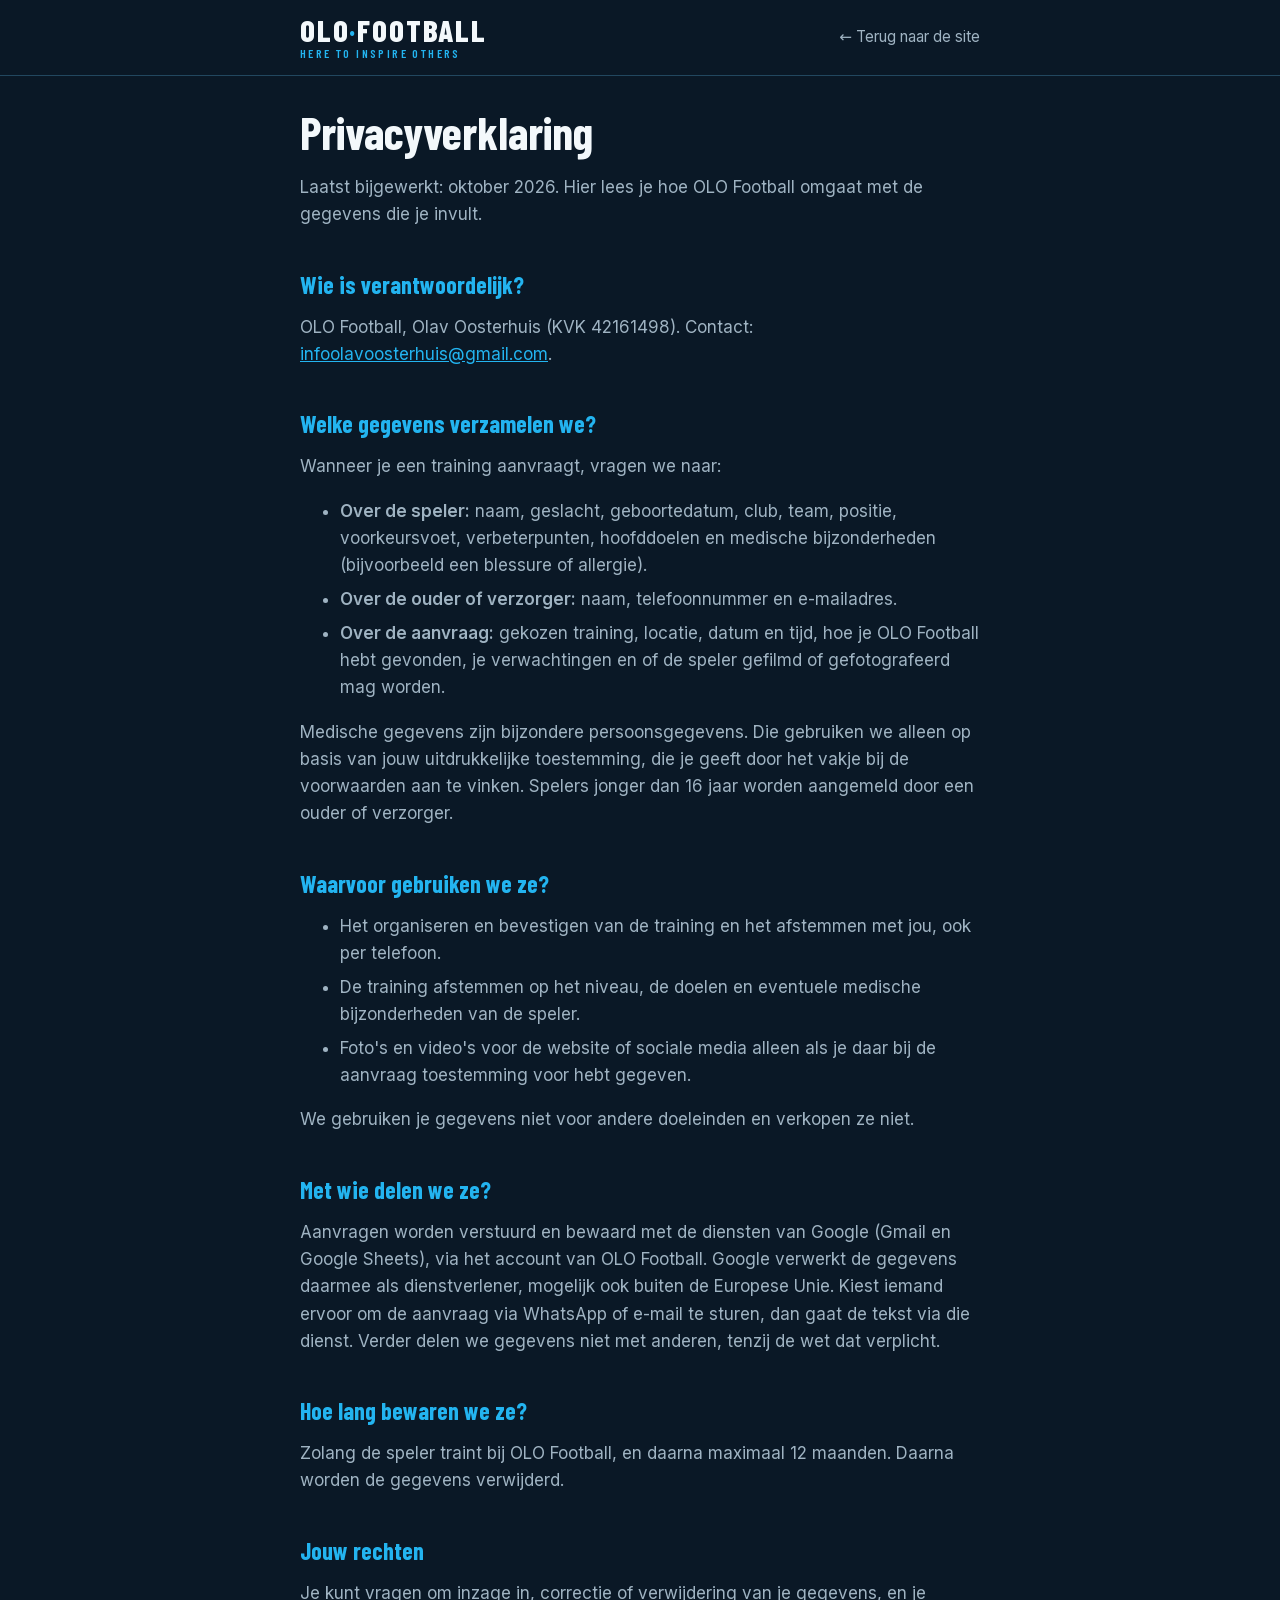
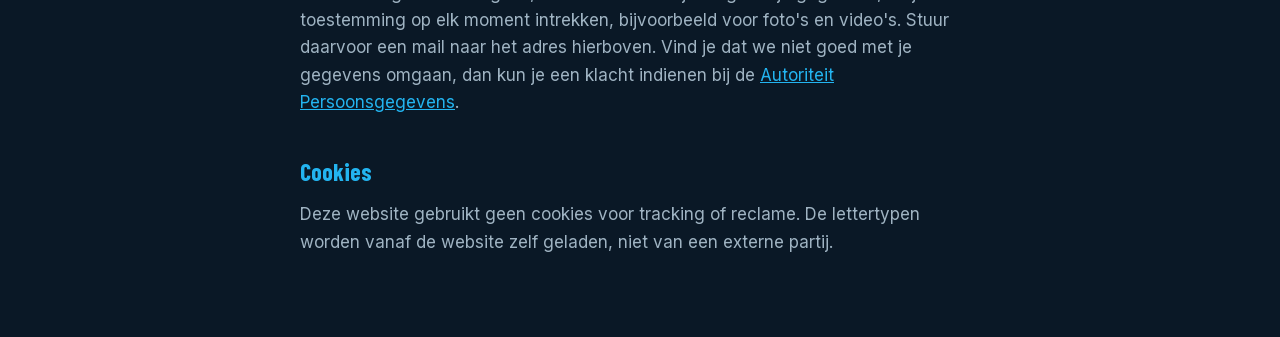
<file: privacy.html>
<!DOCTYPE html>
<html lang="nl">
<head>
<meta charset="UTF-8">
<meta name="viewport" content="width=device-width, initial-scale=1.0">
<title>Privacyverklaring — OLO Football</title>
<link rel="canonical" href="https://olofootball.nl/privacy.html">
<meta name="robots" content="noindex">
<link rel="stylesheet" href="fonts/fonts.css">
<link rel="icon" href="favicon.svg" type="image/svg+xml">
<style>
  :root{--navy:#0A1826;--navy-2:#0F2436;--panel:#132C42;--line:#22475F;--blue:#23B4F0;--white:#F3F8FB;--grey:#9FB3C2;}
  *{box-sizing:border-box;}
  body{margin:0;background:var(--navy);color:var(--white);font-family:'Inter',system-ui,sans-serif;font-size:17px;line-height:1.6;overflow-x:hidden;}
  h1,h2{font-family:'Barlow Condensed',system-ui,sans-serif;font-weight:700;line-height:1.05;margin:0 0 .35em;}
  h1{font-size:clamp(2.1rem,6vw,2.9rem);}
  h2{font-size:1.5rem;color:var(--blue);margin-top:1.8em;}
  p,li{color:var(--grey);}
  li{margin-bottom:.4em;}
  a{color:var(--blue);}
  :focus-visible{outline:3px solid var(--blue);outline-offset:3px;}
  header{border-bottom:1px solid var(--line);}
  header .wrap{display:flex;align-items:center;justify-content:space-between;padding:16px 20px;max-width:720px;margin:0 auto;}
  .brand{display:flex;flex-direction:column;line-height:.95;text-decoration:none;color:var(--white);}
  .brand .olo{font-family:'Barlow Condensed';font-weight:800;font-size:1.9rem;letter-spacing:.06em;}
  .brand .olo b{color:var(--blue);}
  .brand .sub{font-family:'Barlow Condensed';font-weight:600;font-size:.75rem;letter-spacing:.2em;color:var(--blue);margin-top:3px;}
  .back{color:var(--grey);text-decoration:none;font-size:.95rem;}
  main{max-width:720px;margin:0 auto;padding:32px 20px 64px;}
</style>
</head>
<body>
<header><div class="wrap">
  <a class="brand" href="index.html"><span class="olo">OLO<b>·</b>FOOTBALL</span><span class="sub">HERE TO INSPIRE OTHERS</span></a>
  <a class="back" href="index.html">← Terug naar de site</a>
</div></header>
<main>
<h1>Privacyverklaring</h1>
<p>Laatst bijgewerkt: oktober 2026. Hier lees je hoe OLO Football omgaat met de gegevens die je invult.</p>

<h2>Wie is verantwoordelijk?</h2>
<p>OLO Football, Olav Oosterhuis (KVK 42161498). Contact: <a href="mailto:infoolavoosterhuis@gmail.com">infoolavoosterhuis@gmail.com</a>.</p>

<h2>Welke gegevens verzamelen we?</h2>
<p>Wanneer je een training aanvraagt, vragen we naar:</p>
<ul>
  <li><b>Over de speler:</b> naam, geslacht, geboortedatum, club, team, positie, voorkeursvoet, verbeterpunten, hoofddoelen en medische bijzonderheden (bijvoorbeeld een blessure of allergie).</li>
  <li><b>Over de ouder of verzorger:</b> naam, telefoonnummer en e-mailadres.</li>
  <li><b>Over de aanvraag:</b> gekozen training, locatie, datum en tijd, hoe je OLO Football hebt gevonden, je verwachtingen en of de speler gefilmd of gefotografeerd mag worden.</li>
</ul>
<p>Medische gegevens zijn bijzondere persoonsgegevens. Die gebruiken we alleen op basis van jouw uitdrukkelijke toestemming, die je geeft door het vakje bij de voorwaarden aan te vinken. Spelers jonger dan 16 jaar worden aangemeld door een ouder of verzorger.</p>

<h2>Waarvoor gebruiken we ze?</h2>
<ul>
  <li>Het organiseren en bevestigen van de training en het afstemmen met jou, ook per telefoon.</li>
  <li>De training afstemmen op het niveau, de doelen en eventuele medische bijzonderheden van de speler.</li>
  <li>Foto's en video's voor de website of sociale media alleen als je daar bij de aanvraag toestemming voor hebt gegeven.</li>
</ul>
<p>We gebruiken je gegevens niet voor andere doeleinden en verkopen ze niet.</p>

<h2>Met wie delen we ze?</h2>
<p>Aanvragen worden verstuurd en bewaard met de diensten van Google (Gmail en Google Sheets), via het account van OLO Football. Google verwerkt de gegevens daarmee als dienstverlener, mogelijk ook buiten de Europese Unie. Kiest iemand ervoor om de aanvraag via WhatsApp of e-mail te sturen, dan gaat de tekst via die dienst. Verder delen we gegevens niet met anderen, tenzij de wet dat verplicht.</p>

<h2>Hoe lang bewaren we ze?</h2>
<p>Zolang de speler traint bij OLO Football, en daarna maximaal 12 maanden. Daarna worden de gegevens verwijderd.</p>

<h2>Jouw rechten</h2>
<p>Je kunt vragen om inzage in, correctie of verwijdering van je gegevens, en je toestemming op elk moment intrekken, bijvoorbeeld voor foto's en video's. Stuur daarvoor een mail naar het adres hierboven. Vind je dat we niet goed met je gegevens omgaan, dan kun je een klacht indienen bij de <a href="https://autoriteitpersoonsgegevens.nl" rel="noopener">Autoriteit Persoonsgegevens</a>.</p>

<h2>Cookies</h2>
<p>Deze website gebruikt geen cookies voor tracking of reclame. De lettertypen worden vanaf de website zelf geladen, niet van een externe partij.</p>
</main>
</body>
</html>
</file>
<file: fonts/fonts.css>
/* Lettertypen lokaal gehost: Barlow Condensed en Inter (SIL Open Font License) */
/* latin-ext */
@font-face {
  font-family: 'Barlow Condensed';
  font-style: normal;
  font-weight: 500;
  font-display: swap;
  src: url(barlow-condensed-500-latin-ext.woff2) format('woff2');
  unicode-range: U+0100-02BA, U+02BD-02C5, U+02C7-02CC, U+02CE-02D7, U+02DD-02FF, U+0304, U+0308, U+0329, U+1D00-1DBF, U+1E00-1E9F, U+1EF2-1EFF, U+2020, U+20A0-20AB, U+20AD-20C0, U+2113, U+2C60-2C7F, U+A720-A7FF;
}
/* latin */
@font-face {
  font-family: 'Barlow Condensed';
  font-style: normal;
  font-weight: 500;
  font-display: swap;
  src: url(barlow-condensed-500-latin.woff2) format('woff2');
  unicode-range: U+0000-00FF, U+0131, U+0152-0153, U+02BB-02BC, U+02C6, U+02DA, U+02DC, U+0304, U+0308, U+0329, U+2000-206F, U+20AC, U+2122, U+2191, U+2193, U+2212, U+2215, U+FEFF, U+FFFD;
}
/* latin-ext */
@font-face {
  font-family: 'Barlow Condensed';
  font-style: normal;
  font-weight: 600;
  font-display: swap;
  src: url(barlow-condensed-600-latin-ext.woff2) format('woff2');
  unicode-range: U+0100-02BA, U+02BD-02C5, U+02C7-02CC, U+02CE-02D7, U+02DD-02FF, U+0304, U+0308, U+0329, U+1D00-1DBF, U+1E00-1E9F, U+1EF2-1EFF, U+2020, U+20A0-20AB, U+20AD-20C0, U+2113, U+2C60-2C7F, U+A720-A7FF;
}
/* latin */
@font-face {
  font-family: 'Barlow Condensed';
  font-style: normal;
  font-weight: 600;
  font-display: swap;
  src: url(barlow-condensed-600-latin.woff2) format('woff2');
  unicode-range: U+0000-00FF, U+0131, U+0152-0153, U+02BB-02BC, U+02C6, U+02DA, U+02DC, U+0304, U+0308, U+0329, U+2000-206F, U+20AC, U+2122, U+2191, U+2193, U+2212, U+2215, U+FEFF, U+FFFD;
}
/* latin-ext */
@font-face {
  font-family: 'Barlow Condensed';
  font-style: normal;
  font-weight: 700;
  font-display: swap;
  src: url(barlow-condensed-700-latin-ext.woff2) format('woff2');
  unicode-range: U+0100-02BA, U+02BD-02C5, U+02C7-02CC, U+02CE-02D7, U+02DD-02FF, U+0304, U+0308, U+0329, U+1D00-1DBF, U+1E00-1E9F, U+1EF2-1EFF, U+2020, U+20A0-20AB, U+20AD-20C0, U+2113, U+2C60-2C7F, U+A720-A7FF;
}
/* latin */
@font-face {
  font-family: 'Barlow Condensed';
  font-style: normal;
  font-weight: 700;
  font-display: swap;
  src: url(barlow-condensed-700-latin.woff2) format('woff2');
  unicode-range: U+0000-00FF, U+0131, U+0152-0153, U+02BB-02BC, U+02C6, U+02DA, U+02DC, U+0304, U+0308, U+0329, U+2000-206F, U+20AC, U+2122, U+2191, U+2193, U+2212, U+2215, U+FEFF, U+FFFD;
}
/* latin-ext */
@font-face {
  font-family: 'Barlow Condensed';
  font-style: normal;
  font-weight: 800;
  font-display: swap;
  src: url(barlow-condensed-800-latin-ext.woff2) format('woff2');
  unicode-range: U+0100-02BA, U+02BD-02C5, U+02C7-02CC, U+02CE-02D7, U+02DD-02FF, U+0304, U+0308, U+0329, U+1D00-1DBF, U+1E00-1E9F, U+1EF2-1EFF, U+2020, U+20A0-20AB, U+20AD-20C0, U+2113, U+2C60-2C7F, U+A720-A7FF;
}
/* latin */
@font-face {
  font-family: 'Barlow Condensed';
  font-style: normal;
  font-weight: 800;
  font-display: swap;
  src: url(barlow-condensed-800-latin.woff2) format('woff2');
  unicode-range: U+0000-00FF, U+0131, U+0152-0153, U+02BB-02BC, U+02C6, U+02DA, U+02DC, U+0304, U+0308, U+0329, U+2000-206F, U+20AC, U+2122, U+2191, U+2193, U+2212, U+2215, U+FEFF, U+FFFD;
}
/* latin-ext */
@font-face {
  font-family: 'Inter';
  font-style: normal;
  font-weight: 400;
  font-display: swap;
  src: url(inter-latin-ext.woff2) format('woff2');
  unicode-range: U+0100-02BA, U+02BD-02C5, U+02C7-02CC, U+02CE-02D7, U+02DD-02FF, U+0304, U+0308, U+0329, U+1D00-1DBF, U+1E00-1E9F, U+1EF2-1EFF, U+2020, U+20A0-20AB, U+20AD-20C0, U+2113, U+2C60-2C7F, U+A720-A7FF;
}
/* latin */
@font-face {
  font-family: 'Inter';
  font-style: normal;
  font-weight: 400;
  font-display: swap;
  src: url(inter-latin.woff2) format('woff2');
  unicode-range: U+0000-00FF, U+0131, U+0152-0153, U+02BB-02BC, U+02C6, U+02DA, U+02DC, U+0304, U+0308, U+0329, U+2000-206F, U+20AC, U+2122, U+2191, U+2193, U+2212, U+2215, U+FEFF, U+FFFD;
}
/* latin-ext */
@font-face {
  font-family: 'Inter';
  font-style: normal;
  font-weight: 500;
  font-display: swap;
  src: url(inter-latin-ext.woff2) format('woff2');
  unicode-range: U+0100-02BA, U+02BD-02C5, U+02C7-02CC, U+02CE-02D7, U+02DD-02FF, U+0304, U+0308, U+0329, U+1D00-1DBF, U+1E00-1E9F, U+1EF2-1EFF, U+2020, U+20A0-20AB, U+20AD-20C0, U+2113, U+2C60-2C7F, U+A720-A7FF;
}
/* latin */
@font-face {
  font-family: 'Inter';
  font-style: normal;
  font-weight: 500;
  font-display: swap;
  src: url(inter-latin.woff2) format('woff2');
  unicode-range: U+0000-00FF, U+0131, U+0152-0153, U+02BB-02BC, U+02C6, U+02DA, U+02DC, U+0304, U+0308, U+0329, U+2000-206F, U+20AC, U+2122, U+2191, U+2193, U+2212, U+2215, U+FEFF, U+FFFD;
}
/* latin-ext */
@font-face {
  font-family: 'Inter';
  font-style: normal;
  font-weight: 600;
  font-display: swap;
  src: url(inter-latin-ext.woff2) format('woff2');
  unicode-range: U+0100-02BA, U+02BD-02C5, U+02C7-02CC, U+02CE-02D7, U+02DD-02FF, U+0304, U+0308, U+0329, U+1D00-1DBF, U+1E00-1E9F, U+1EF2-1EFF, U+2020, U+20A0-20AB, U+20AD-20C0, U+2113, U+2C60-2C7F, U+A720-A7FF;
}
/* latin */
@font-face {
  font-family: 'Inter';
  font-style: normal;
  font-weight: 600;
  font-display: swap;
  src: url(inter-latin.woff2) format('woff2');
  unicode-range: U+0000-00FF, U+0131, U+0152-0153, U+02BB-02BC, U+02C6, U+02DA, U+02DC, U+0304, U+0308, U+0329, U+2000-206F, U+20AC, U+2122, U+2191, U+2193, U+2212, U+2215, U+FEFF, U+FFFD;
}
</file>
